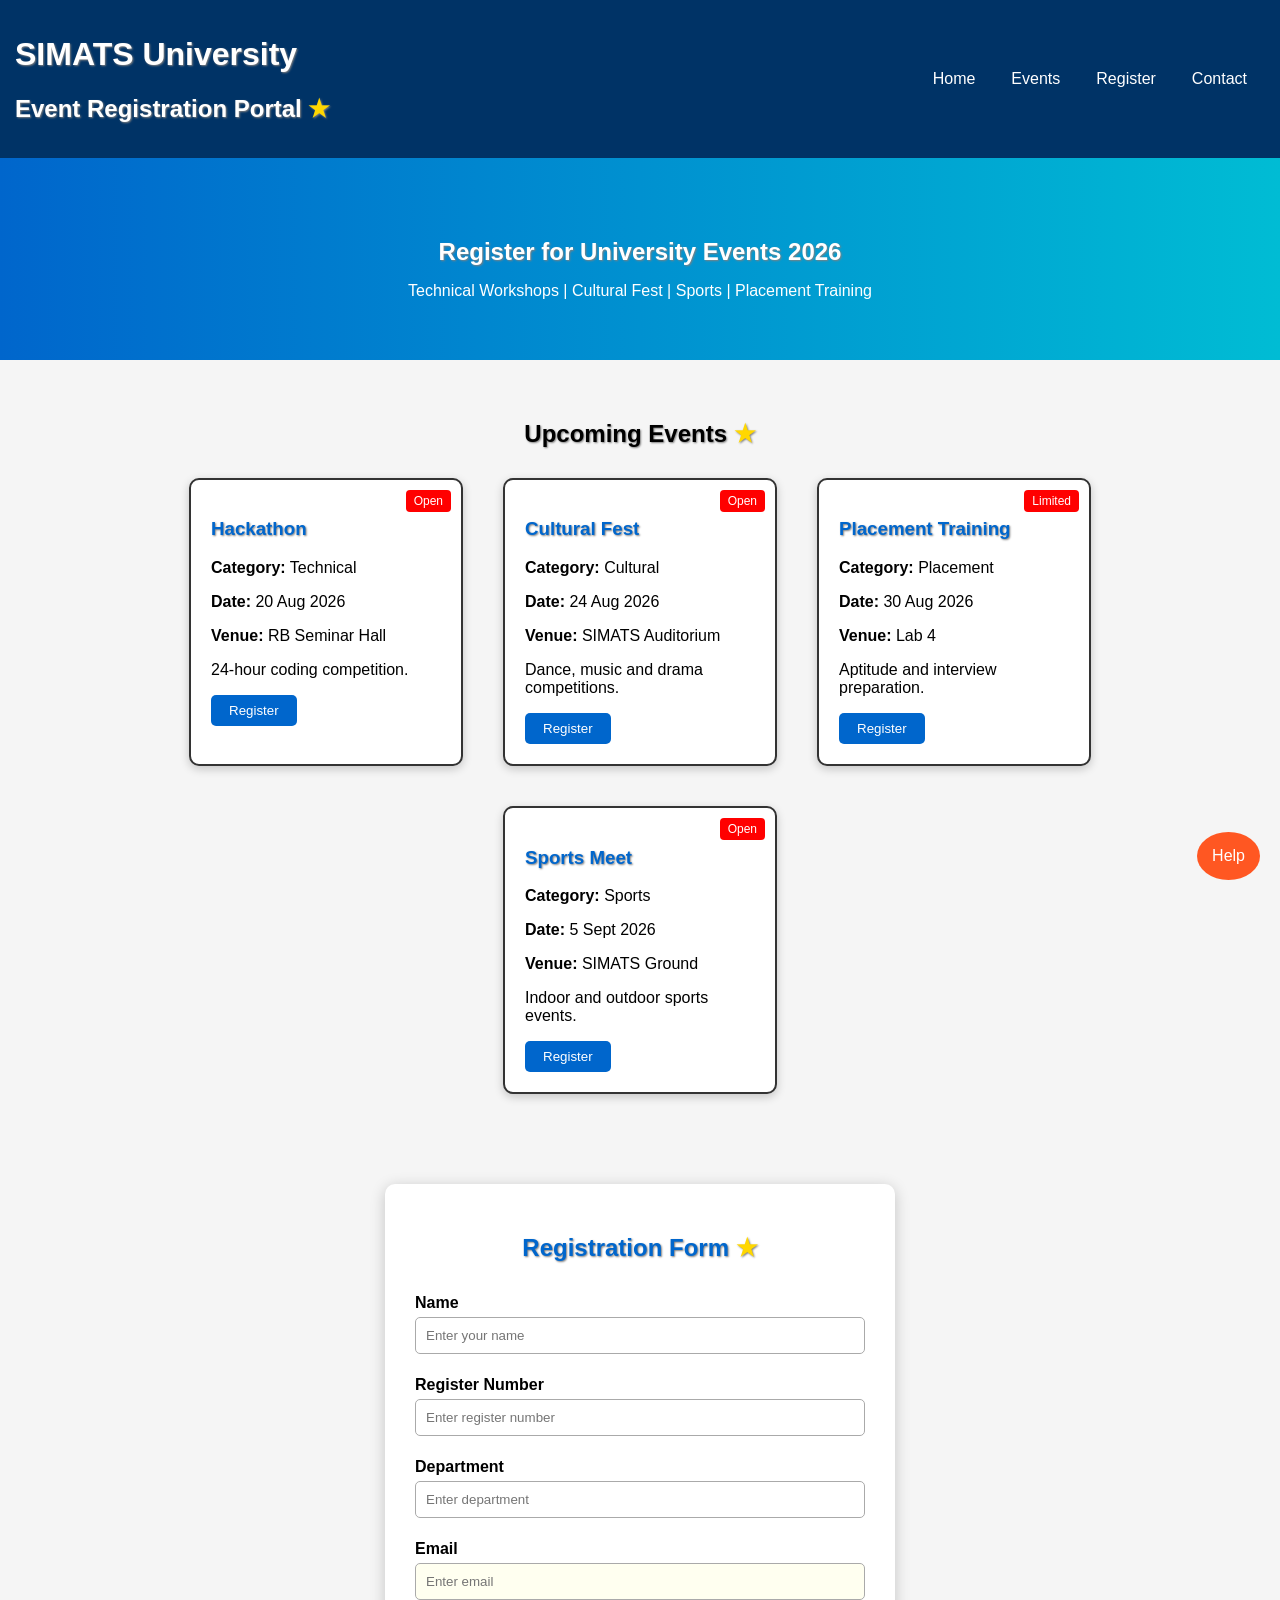
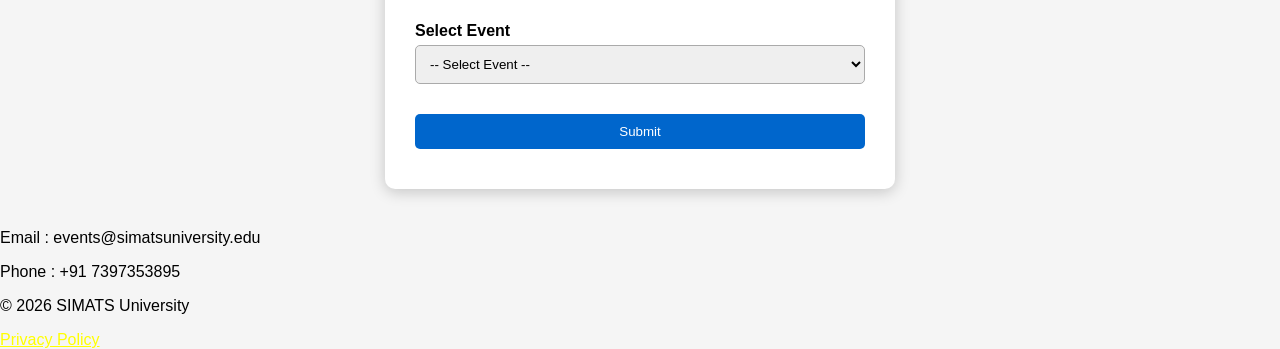
<file: index.html>
<!DOCTYPE html>
<html>
<head>
<meta http-equiv="refresh" content="0; url=University%20Event%20Portal/index.html">
<title>Redirecting...</title>
</head>
<body>
<p>If you are not redirected automatically,
<a href="University%20Event%20Portal/index.html">click here</a>.</p>
</body>
</html><!DOCTYPE html>
<html>
<head>
<meta http-equiv="refresh" content="0; url=University%20Event%20Portal/index.html">
<title>Redirecting...</title>
</head>
<body>
<p>If you are not redirected automatically,
<a href="University%20Event%20Portal/index.html">click here</a>.</p>
</body>
</html>
</file>
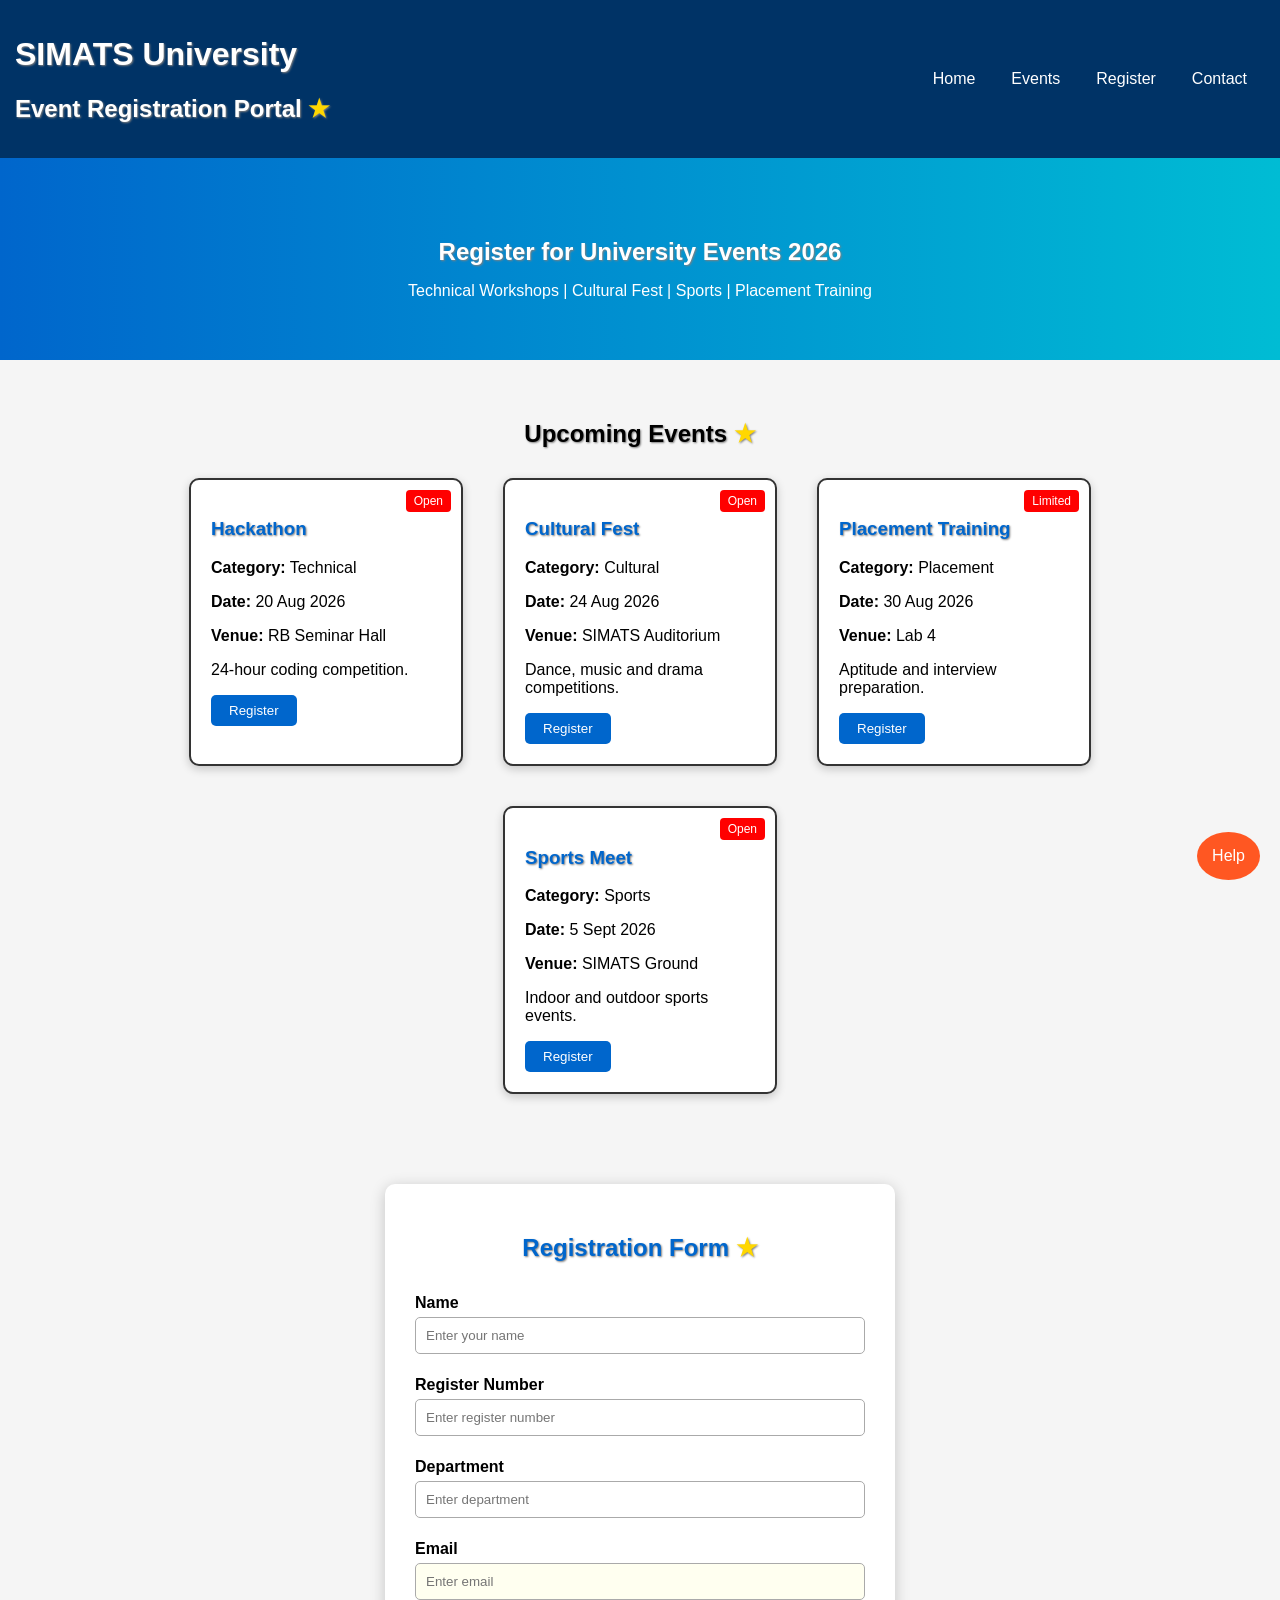
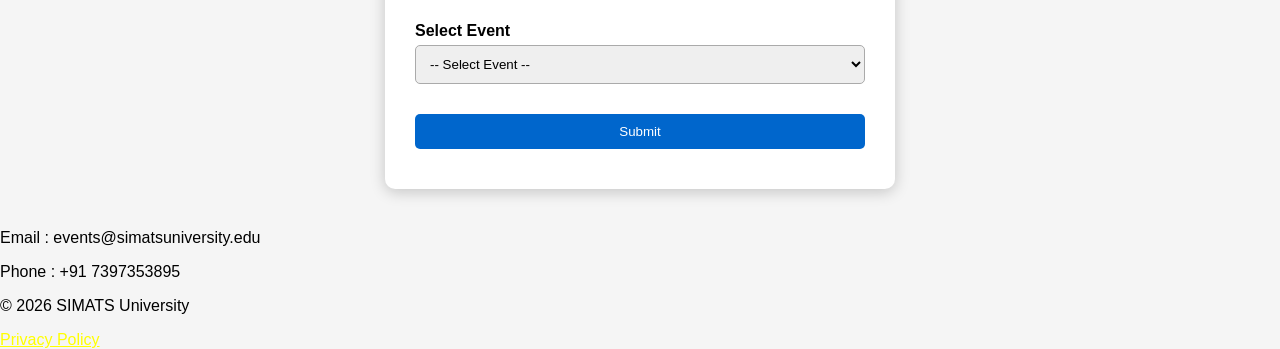
<file: University Event Portal/index.html>
<!DOCTYPE html>
<html lang="en">

<head>

<meta charset="UTF-8">

<meta name="viewport" content="width=device-width, initial-scale=1.0">

<title>University Event Registration Portal</title>

<!-- External CSS -->
<link rel="stylesheet" href="style.css">

<!-- Internal CSS -->
<style>

.hero {
    background: linear-gradient(to right, #0066cc, #00bcd4);
    color: white;
    text-align: center;
    padding: 60px;
}

.hero h1 {
    margin-bottom: 10px;
}

.hero p {
    margin-bottom: 0;
}

.events {
    padding: 40px;
}

.events h2 {
    text-align: center;
}

.event-container {
    display: flex;
    justify-content: center;
    gap: 20px;
    flex-wrap: wrap;
}

.card {
    width: 230px;
    padding: 20px;
    background: white;
    border-radius: 10px;
    box-shadow: 0 3px 10px rgba(0,0,0,0.2);
    position: relative;
}

.card h3 {
    color: #0066cc;
}

.status {
    position: absolute;
    top: 10px;
    right: 10px;
    background: red;
    color: white;
    padding: 4px 8px;
    border-radius: 4px;
    font-size: 12px;
}

.card button {
    background: #0066cc;
    color: white;
    border: none;
    padding: 8px 18px;
    border-radius: 5px;
    cursor: pointer;
}

.card button:hover {
    background: #004c99;
}

.form-section {
    width: 450px;
    max-width: 90%;
    margin: 40px auto;
    padding: 30px;
    background: white;
    border-radius: 10px;
    box-shadow: 0 3px 15px rgba(0,0,0,0.2);
}

.form-section h2 {
    text-align: center;
    color: #0066cc;
}

.form-section form {
    display: flex;
    flex-direction: column;
}

.form-section label {
    margin-top: 12px;
    font-weight: bold;
}

.form-section input,
.form-section select {
    padding: 10px;
    margin-top: 5px;
    border: 1px solid #aaa;
    border-radius: 5px;
}

.form-section input[type="submit"] {
    margin-top: 20px;
    background: #0066cc;
    color: white;
    border: none;
    cursor: pointer;
}

.form-section input[type="submit"]:hover {
    background: #004c99;
}

html {
    scroll-behavior: smooth;
}

</style>

</head>


<body>


<!-- HEADER -->

<header>

<div class="logo">

<h1>SIMATS University</h1>

<h2>Event Registration Portal</h2>

</div>


<nav>

<ul>

<li>
<a href="#home">Home</a>
</li>

<li>
<a href="#events">Events</a>
</li>

<li>
<a href="#register">Register</a>
</li>

<li>
<a href="#contact">Contact</a>
</li>

</ul>

</nav>

</header>


<!-- HERO SECTION -->

<section class="hero" id="home">

<h1>Register for University Events 2026</h1>

<p>
Technical Workshops | Cultural Fest | Sports | Placement Training
</p>

</section>


<!-- EVENTS SECTION -->

<section class="events" id="events">

<h2>Upcoming Events</h2>


<div class="event-container">


<!-- HACKATHON -->

<div class="card">

<span class="status">Open</span>

<h3>Hackathon</h3>

<p>
<b>Category:</b> Technical
</p>

<p>
<b>Date:</b> 20 Aug 2026
</p>

<p>
<b>Venue:</b> RB Seminar Hall
</p>

<p>
24-hour coding competition.
</p>

<a href="#register">
<button type="button">Register</button>
</a>

</div>


<!-- CULTURAL FEST -->

<div class="card">

<span class="status">Open</span>

<h3>Cultural Fest</h3>

<p>
<b>Category:</b> Cultural
</p>

<p>
<b>Date:</b> 24 Aug 2026
</p>

<p>
<b>Venue:</b> SIMATS Auditorium
</p>

<p>
Dance, music and drama competitions.
</p>

<a href="#register">
<button type="button">Register</button>
</a>

</div>


<!-- PLACEMENT TRAINING -->

<div class="card">

<span class="status">Limited</span>

<h3>Placement Training</h3>

<p>
<b>Category:</b> Placement
</p>

<p>
<b>Date:</b> 30 Aug 2026
</p>

<p>
<b>Venue:</b> Lab 4
</p>

<p>
Aptitude and interview preparation.
</p>

<a href="#register">
<button type="button">Register</button>
</a>

</div>


<!-- SPORTS MEET -->

<div class="card">

<span class="status">Open</span>

<h3>Sports Meet</h3>

<p>
<b>Category:</b> Sports
</p>

<p>
<b>Date:</b> 5 Sept 2026
</p>

<p>
<b>Venue:</b> SIMATS Ground
</p>

<p>
Indoor and outdoor sports events.
</p>

<a href="#register">
<button type="button">Register</button>
</a>

</div>


</div>

</section>


<!-- REGISTRATION FORM -->

<section class="form-section" id="register">

<h2>Registration Form</h2>


<form>


<label>Name</label>

<input
type="text"
placeholder="Enter your name"
required
>


<label>Register Number</label>

<input
type="text"
placeholder="Enter register number"
required
>


<label>Department</label>

<input
type="text"
placeholder="Enter department"
required
>


<label>Email</label>

<input
type="email"
placeholder="Enter email"
required
>


<label>Select Event</label>

<select required>

<option value="">-- Select Event --</option>

<option>Hackathon</option>

<option>Cultural Fest</option>

<option>Placement Training</option>

<option>Sports Meet</option>

</select>


<input
type="submit"
value="Submit"
>


</form>

</section>


<!-- FOOTER -->

<footer id="contact">

<p>
Email : events@simatsuniversity.edu
</p>

<p>
Phone : +91 7397353895
</p>

<p>
© 2026 SIMATS University
</p>

<a href="#">
Privacy Policy
</a>

</footer>


<!-- HELP BUTTON -->

<div class="help">
Help
</div>


</body>

</html>
</file>
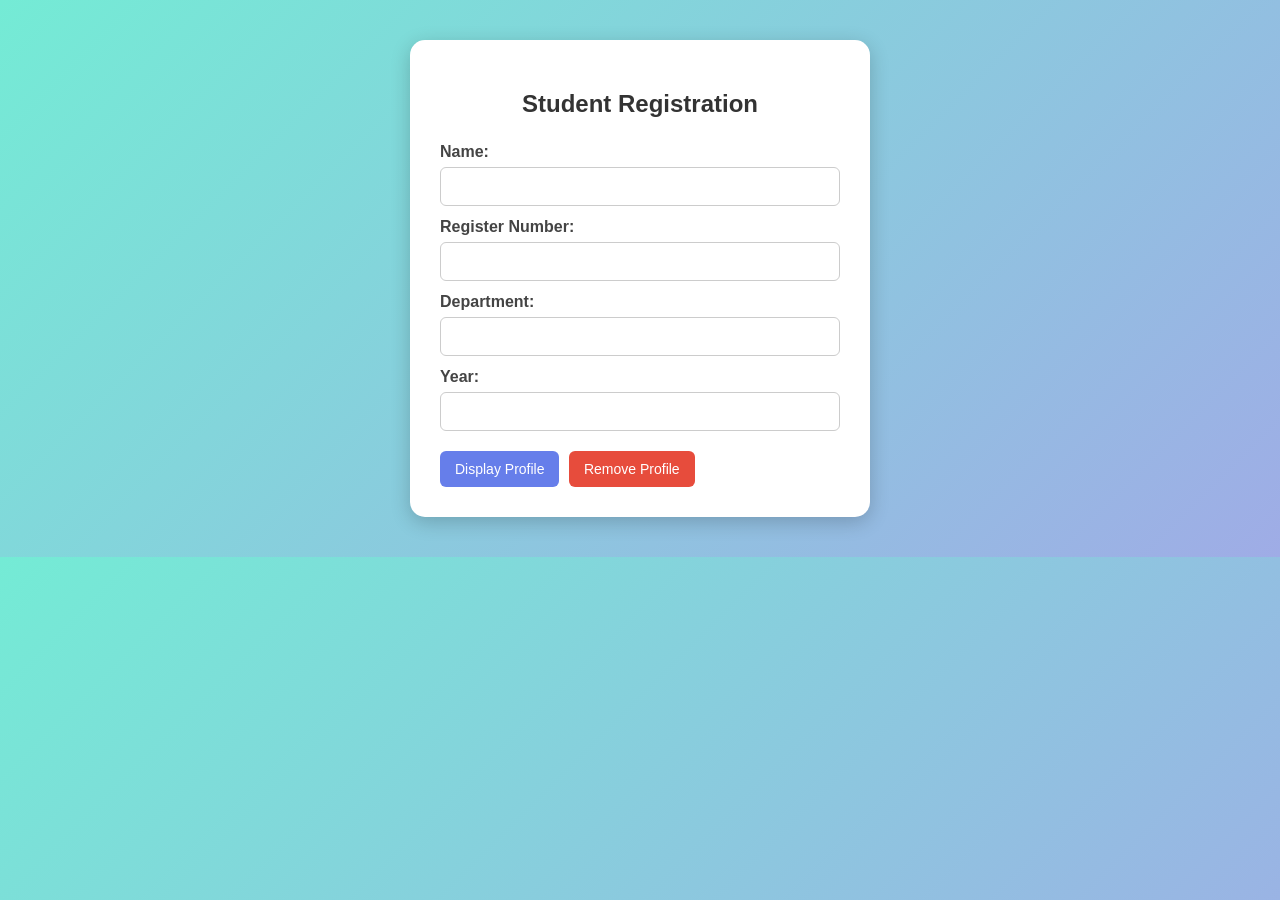
<file: ITA0202- CO3-AT1 Assessment/Student Registration Preview/index.html>
<!DOCTYPE html>
<html>
<head>
    <title>Student Registration</title>

    <style>
        body {
            font-family: Arial, sans-serif;
            background: linear-gradient(135deg, #74ebd5, #9face6);
            margin: 0;
            padding: 40px;
        }

        .container {
            width: 400px;
            margin: auto;
            background: white;
            padding: 30px;
            border-radius: 15px;
            box-shadow: 0 5px 20px rgba(0,0,0,0.2);
        }

        h2 {
            text-align: center;
            color: #333;
            margin-bottom: 25px;
        }

        label {
            display: block;
            margin-top: 12px;
            font-weight: bold;
            color: #444;
        }

        input {
            width: 100%;
            padding: 10px;
            margin-top: 6px;
            border: 1px solid #ccc;
            border-radius: 6px;
            box-sizing: border-box;
            font-size: 15px;
        }

        input:focus {
            border-color: #667eea;
            outline: none;
            box-shadow: 0 0 5px rgba(102,126,234,0.4);
        }

        button {
            padding: 10px 15px;
            margin-top: 20px;
            border: none;
            border-radius: 6px;
            cursor: pointer;
            font-size: 14px;
        }

        #display {
            background-color: #667eea;
            color: white;
        }

        #remove {
            background-color: #e74c3c;
            color: white;
            margin-left: 5px;
        }

        button:hover {
            opacity: 0.85;
        }

        .profile {
            background-color: #e8f4ff;
            padding: 20px;
            margin-top: 25px;
            width: auto;
            border-radius: 10px;
            border-left: 5px solid #667eea;
            box-shadow: 0 3px 10px rgba(0,0,0,0.15);
        }

        .profile h3 {
            color: #667eea;
            margin-top: 0;
        }

        .profile p {
            color: #333;
            padding: 5px;
            border-bottom: 1px solid #ddd;
        }
    </style>
</head>

<body>

<div class="container">

    <h2>Student Registration</h2>

    <label>Name:</label>
    <input type="text" id="name">

    <label>Register Number:</label>
    <input type="text" id="regno">

    <label>Department:</label>
    <input type="text" id="dept">

    <label>Year:</label>
    <input type="text" id="year">

    <button id="display">Display Profile</button>
    <button id="remove">Remove Profile</button>

    <div id="profile"></div>

</div>

<script>
    document.getElementById("display").addEventListener("click", function() {

        let name = document.getElementById("name").value;
        let regno = document.getElementById("regno").value;
        let dept = document.getElementById("dept").value;
        let year = document.getElementById("year").value;

        let profile = document.getElementById("profile");

        profile.textContent = "";

        let heading = document.createElement("h3");
        heading.textContent = "Student Profile";

        let p1 = document.createElement("p");
        p1.textContent = "Name: " + name;

        let p2 = document.createElement("p");
        p2.textContent = "Register Number: " + regno;

        let p3 = document.createElement("p");
        p3.textContent = "Department: " + dept;

        let p4 = document.createElement("p");
        p4.textContent = "Year: " + year;

        profile.appendChild(heading);
        profile.appendChild(p1);
        profile.appendChild(p2);
        profile.appendChild(p3);
        profile.appendChild(p4);

        profile.classList.add("profile");
    });

    document.getElementById("remove").addEventListener("click", function() {
        document.getElementById("profile").textContent = "";
        document.getElementById("profile").classList.remove("profile");
    });
</script>

</body>
</html>
</file>
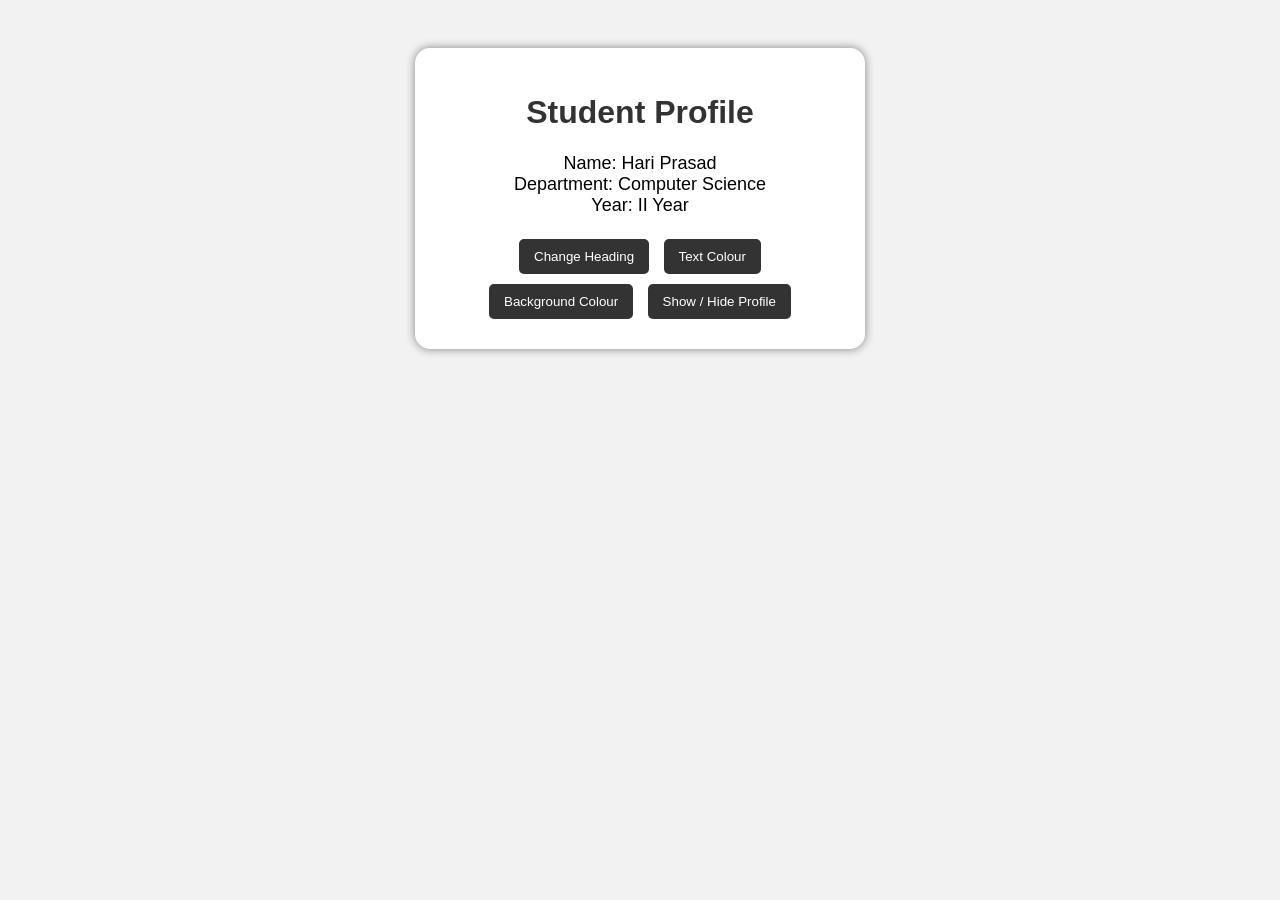
<file: ITA0202-CO3 Exp/Exp21/index.html>
<!DOCTYPE html>
<html>
<head>
    <title>DOM-Based Student Profile</title>

    <style>
        body {
            font-family: Arial, sans-serif;
            background-color: #f2f2f2;
            text-align: center;
            padding: 40px;
        }

        .profile {
            width: 400px;
            margin: auto;
            padding: 25px;
            background-color: white;
            border-radius: 15px;
            box-shadow: 0 0 10px gray;
        }

        #profileHeading {
            color: #333;
        }

        #profileText {
            font-size: 18px;
        }

        button {
            padding: 10px 15px;
            margin: 5px;
            border: none;
            border-radius: 5px;
            cursor: pointer;
            background-color: #333;
            color: white;
        }

        button:hover {
            background-color: #555;
        }

        .hidden {
            display: none;
        }
    </style>
</head>

<body>

    <div class="profile" id="studentProfile">

        <h1 id="profileHeading">Student Profile</h1>

        <p id="profileText">
            Name: Hari Prasad<br>
            Department: Computer Science<br>
            Year: II Year
        </p>

        <button onclick="changeHeading()">Change Heading</button>
        <button onclick="changeTextColor()">Text Colour</button>
        <button onclick="changeBackground()">Background Colour</button>
        <button onclick="toggleProfile()">Show / Hide Profile</button>

    </div>

    <script>

        function changeHeading() {
            let heading = document.getElementById("profileHeading");
            heading.textContent = "My Student Profile";
        }

        function changeTextColor() {
            let text = document.querySelector("#profileText");
            text.style.color = "blue";
        }

        function changeBackground() {
            let profile = document.getElementById("studentProfile");
            profile.style.backgroundColor = "lightyellow";
        }

        function toggleProfile() {
            let profile = document.querySelector("#studentProfile");
            profile.classList.toggle("hidden");
        }

        let heading = document.getElementById("profileHeading");
        heading.setAttribute("title", "Student Profile Heading");

    </script>

</body>
</html>
</file>
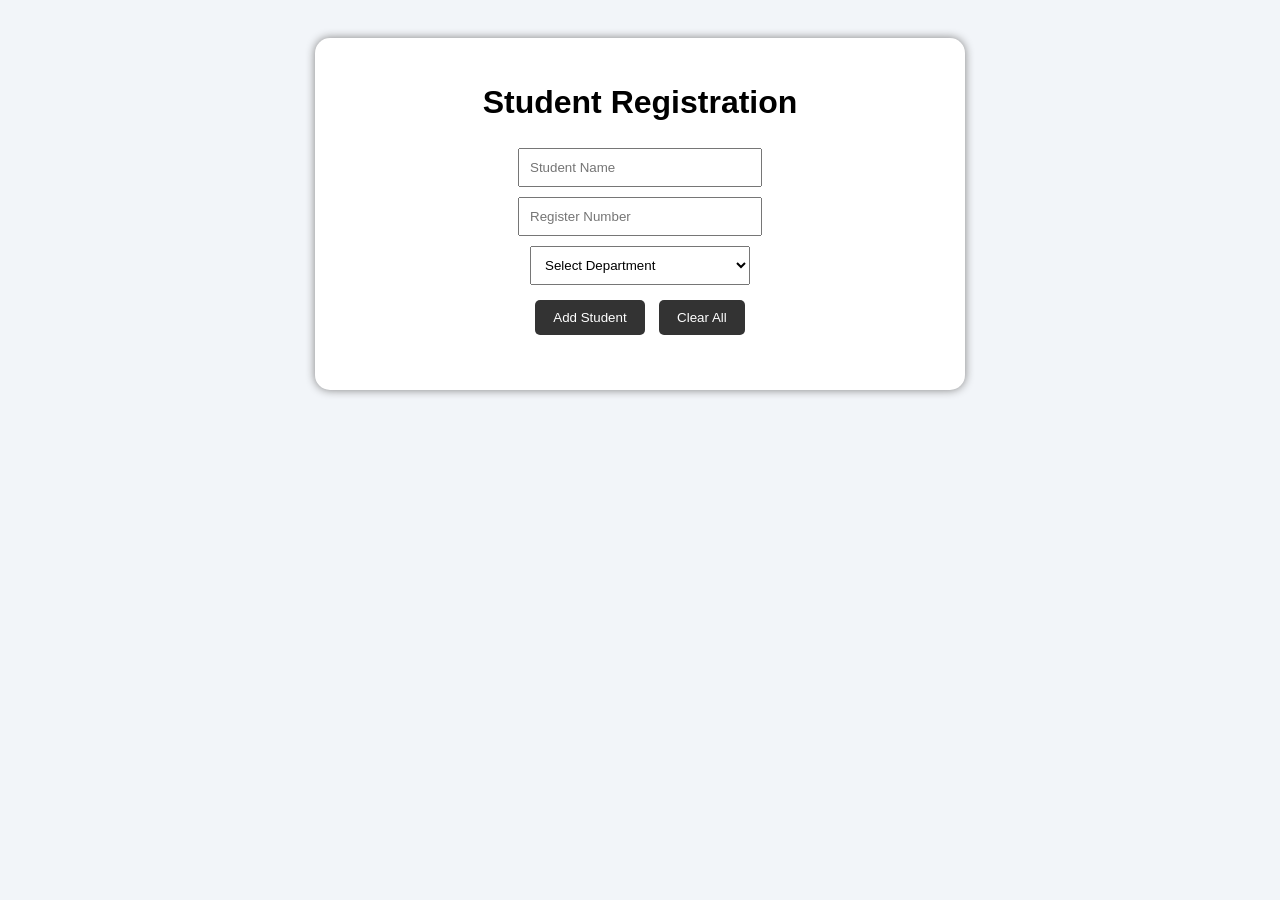
<file: ITA0202-CO3 Exp/Exp22/index.html>
<!DOCTYPE html>
<html>
<head>
    <title>Dynamic Student Registration</title>

    <style>
        body {
            font-family: Arial, sans-serif;
            background-color: #f2f5f9;
            text-align: center;
            padding: 30px;
        }

        .container {
            width: 600px;
            margin: auto;
            background: white;
            padding: 25px;
            border-radius: 15px;
            box-shadow: 0 0 10px gray;
        }

        input, select {
            padding: 10px;
            margin: 5px;
            width: 220px;
        }

        button {
            padding: 10px 18px;
            margin: 10px 5px;
            border: none;
            border-radius: 5px;
            background-color: #333;
            color: white;
            cursor: pointer;
        }

        button:hover {
            background-color: #555;
        }

        .student {
            margin-top: 15px;
            padding: 15px;
            background-color: #e8f0fe;
            border-radius: 8px;
            text-align: left;
        }

        .removeBtn {
            float: right;
            background-color: #d9534f;
            padding: 7px 12px;
        }

        #studentList {
            margin-top: 20px;
        }
    </style>
</head>

<body>

<div class="container">

    <h1>Student Registration</h1>

    <input type="text" id="studentName" placeholder="Student Name">
    <br>

    <input type="text" id="registerNumber" placeholder="Register Number">
    <br>

    <select id="department">
        <option value="">Select Department</option>
        <option value="Computer Science">Computer Science</option>
        <option value="Information Technology">Information Technology</option>
        <option value="Electronics">Electronics</option>
        <option value="Mechanical">Mechanical</option>
    </select>
    <br>

    <button onclick="addStudent()">Add Student</button>
    <button onclick="clearAll()">Clear All</button>

    <div id="studentList"></div>

</div>

<script>

function addStudent() {

    let name = document.getElementById("studentName").value;
    let regno = document.getElementById("registerNumber").value;
    let dept = document.getElementById("department").value;

    if (name == "" || regno == "" || dept == "") {
        alert("Please enter all details");
        return;
    }

    // Create student container
    let student = document.createElement("div");
    student.classList.add("student");

    // Create student details
    let details = document.createElement("span");

    details.textContent =
        "Name: " + name +
        " | Register Number: " + regno +
        " | Department: " + dept;

    // Create remove button
    let removeButton = document.createElement("button");

    removeButton.textContent = "Remove";
    removeButton.classList.add("removeBtn");

    removeButton.onclick = function() {
        student.remove();
    };

    // Add details and button to student
    student.appendChild(details);
    student.appendChild(removeButton);

    // Add student to list
    document.getElementById("studentList").appendChild(student);

    // Clear input fields
    document.getElementById("studentName").value = "";
    document.getElementById("registerNumber").value = "";
    document.getElementById("department").value = "";
}

function clearAll() {

    let list = document.getElementById("studentList");

    while (list.children.length > 0) {
        list.children[0].remove();
    }
}

</script>

</body>
</html>
</file>
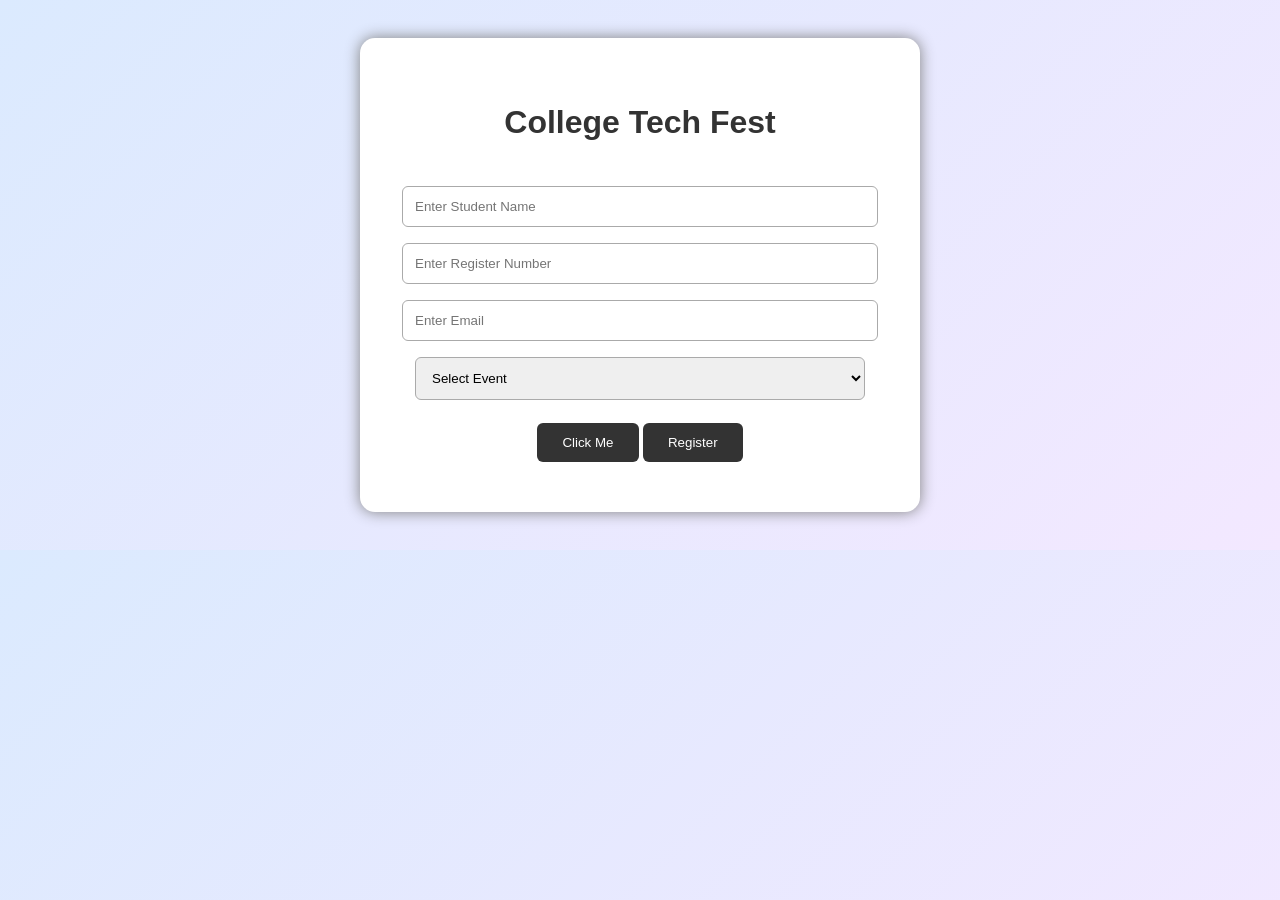
<file: ITA0202-CO3 Exp/Exp23/index.html>
<!DOCTYPE html>
<html>
<head>
    <title>Interactive Event Registration</title>

    <style>
        body {
            font-family: Arial, sans-serif;
            background: linear-gradient(135deg, #dbeafe, #f3e8ff);
            text-align: center;
            padding: 30px;
        }

        .container {
            width: 500px;
            margin: auto;
            background: white;
            padding: 30px;
            border-radius: 15px;
            box-shadow: 0 0 15px gray;
        }

        h1 {
            color: #333;
        }

        input, select {
            width: 90%;
            padding: 12px;
            margin: 8px;
            border: 1px solid #aaa;
            border-radius: 6px;
        }

        button {
            padding: 12px 25px;
            margin-top: 15px;
            border: none;
            border-radius: 6px;
            background-color: #333;
            color: white;
            cursor: pointer;
        }

        button:hover {
            background-color: #555;
        }

        #message {
            margin-top: 20px;
            font-weight: bold;
        }

        #eventTitle {
            padding: 15px;
            border-radius: 8px;
        }
    </style>
</head>

<body>

<div class="container">

    <h1 id="eventTitle"
        onmouseover="mouseOverEvent()"
        onmouseout="mouseOutEvent()">
        College Tech Fest
    </h1>

    <form id="registrationForm">

        <input type="text"
               id="name"
               placeholder="Enter Student Name"
               onfocus="focusEvent(this)"
               onblur="blurEvent(this)"
               oninput="inputEvent(this)">

        <input type="text"
               id="registerNo"
               placeholder="Enter Register Number">

        <input type="email"
               id="email"
               placeholder="Enter Email">

        <select id="event">
            <option value="">Select Event</option>
            <option value="Coding Contest">Coding Contest</option>
            <option value="Web Design">Web Design</option>
            <option value="Quiz">Technical Quiz</option>
            <option value="Paper Presentation">Paper Presentation</option>
        </select>

        <br>

        <button type="button" onclick="buttonClick()">
            Click Me
        </button>

        <button type="submit">
            Register
        </button>

    </form>

    <p id="message"></p>

</div>

<script>

    // onclick - Intrinsic event handling
    function buttonClick() {
        document.getElementById("message").textContent =
            "Button clicked!";
    }

    // focus event
    function focusEvent(element) {
        element.style.backgroundColor = "lightyellow";
    }

    // blur event
    function blurEvent(element) {
        element.style.backgroundColor = "white";
    }

    // input event
    function inputEvent(element) {
        document.getElementById("message").textContent =
            "Typing: " + element.value;
    }

    // mouseover event
    function mouseOverEvent() {
        document.getElementById("eventTitle").style.color = "blue";
    }

    // mouseout event
    function mouseOutEvent() {
        document.getElementById("eventTitle").style.color = "black";
    }


    // change event using addEventListener()
    document.getElementById("event").addEventListener("change", function() {

        document.getElementById("message").textContent =
            "Selected Event: " + this.value;

    });


    // submit event using addEventListener()
    document.getElementById("registrationForm")
        .addEventListener("submit", function(event) {

            event.preventDefault();

            let name = document.getElementById("name").value;
            let regno = document.getElementById("registerNo").value;
            let email = document.getElementById("email").value;
            let selectedEvent = document.getElementById("event").value;

            if (name == "" || regno == "" ||
                email == "" || selectedEvent == "") {

                document.getElementById("message").textContent =
                    "Please fill all the details.";

            } else {

                document.getElementById("message").textContent =
                    "Registration Successful for " + name +
                    " - " + selectedEvent;
            }

        });

</script>

</body>
</html>
</file>
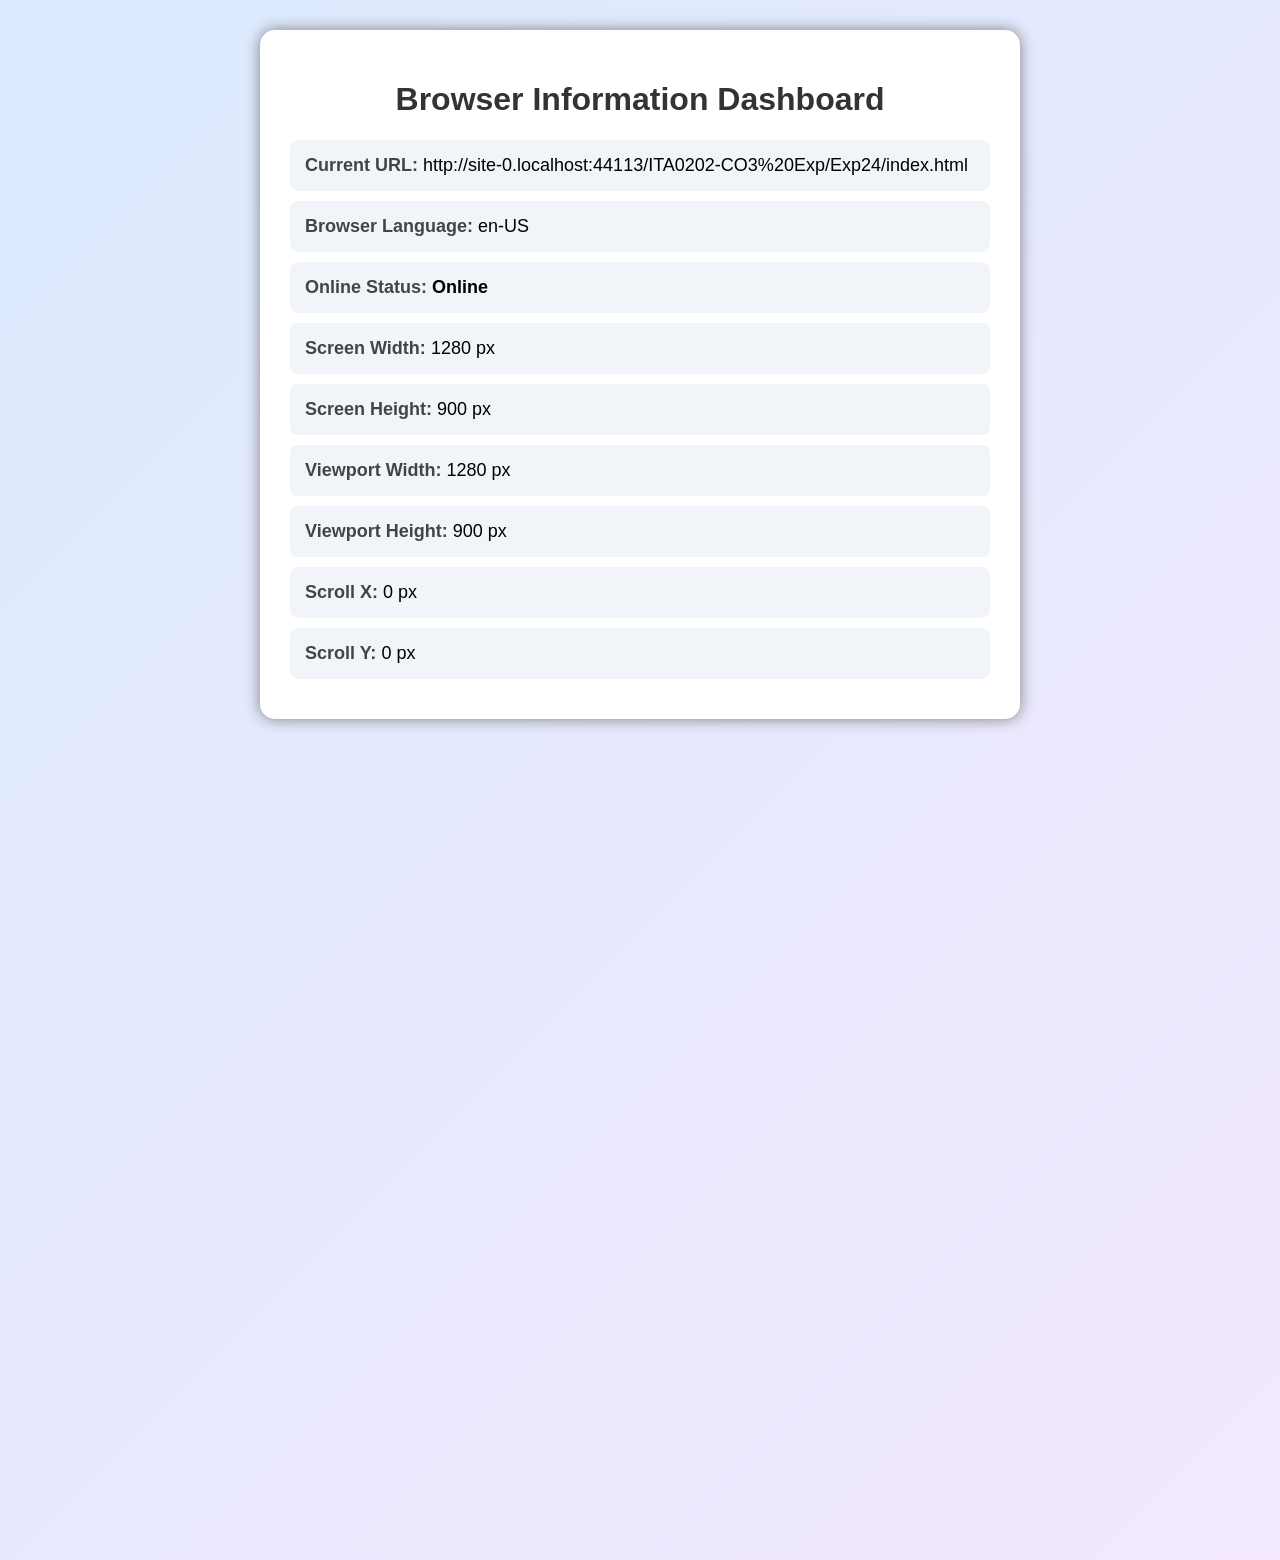
<file: ITA0202-CO3 Exp/Exp24/index.html>
<!DOCTYPE html>
<html>
<head>
    <title>Browser Information Dashboard</title>

    <style>
        body {
            font-family: Arial, sans-serif;
            background: linear-gradient(135deg, #dbeafe, #f3e8ff);
            margin: 0;
            padding: 30px;
            min-height: 1500px;
        }

        .container {
            max-width: 700px;
            margin: auto;
            background: white;
            padding: 30px;
            border-radius: 15px;
            box-shadow: 0 0 15px gray;
        }

        h1 {
            text-align: center;
            color: #333;
        }

        .info {
            background-color: #f1f5f9;
            padding: 15px;
            margin: 10px 0;
            border-radius: 8px;
            font-size: 18px;
        }

        .label {
            font-weight: bold;
            color: #444;
        }

        #status {
            font-weight: bold;
        }
    </style>
</head>

<body>

<div class="container">

    <h1>Browser Information Dashboard</h1>

    <div class="info">
        <span class="label">Current URL:</span>
        <span id="url"></span>
    </div>

    <div class="info">
        <span class="label">Browser Language:</span>
        <span id="language"></span>
    </div>

    <div class="info">
        <span class="label">Online Status:</span>
        <span id="status"></span>
    </div>

    <div class="info">
        <span class="label">Screen Width:</span>
        <span id="screenWidth"></span> px
    </div>

    <div class="info">
        <span class="label">Screen Height:</span>
        <span id="screenHeight"></span> px
    </div>

    <div class="info">
        <span class="label">Viewport Width:</span>
        <span id="viewportWidth"></span> px
    </div>

    <div class="info">
        <span class="label">Viewport Height:</span>
        <span id="viewportHeight"></span> px
    </div>

    <div class="info">
        <span class="label">Scroll X:</span>
        <span id="scrollX"></span> px
    </div>

    <div class="info">
        <span class="label">Scroll Y:</span>
        <span id="scrollY"></span> px
    </div>

</div>

<script>

function displayInformation() {

    // window.location
    document.getElementById("url").textContent =
        window.location.href;

    // navigator
    document.getElementById("language").textContent =
        navigator.language;

    document.getElementById("status").textContent =
        navigator.onLine ? "Online" : "Offline";

    // screen object
    document.getElementById("screenWidth").textContent =
        screen.width;

    document.getElementById("screenHeight").textContent =
        screen.height;

    // window object
    document.getElementById("viewportWidth").textContent =
        window.innerWidth;

    document.getElementById("viewportHeight").textContent =
        window.innerHeight;

    // Scroll position
    document.getElementById("scrollX").textContent =
        window.scrollX;

    document.getElementById("scrollY").textContent =
        window.scrollY;
}


// Display information when page loads
displayInformation();


// Resize event
window.addEventListener("resize", function() {
    displayInformation();
});


// Scroll event
window.addEventListener("scroll", function() {
    displayInformation();
});

</script>

</body>
</html>
</file>
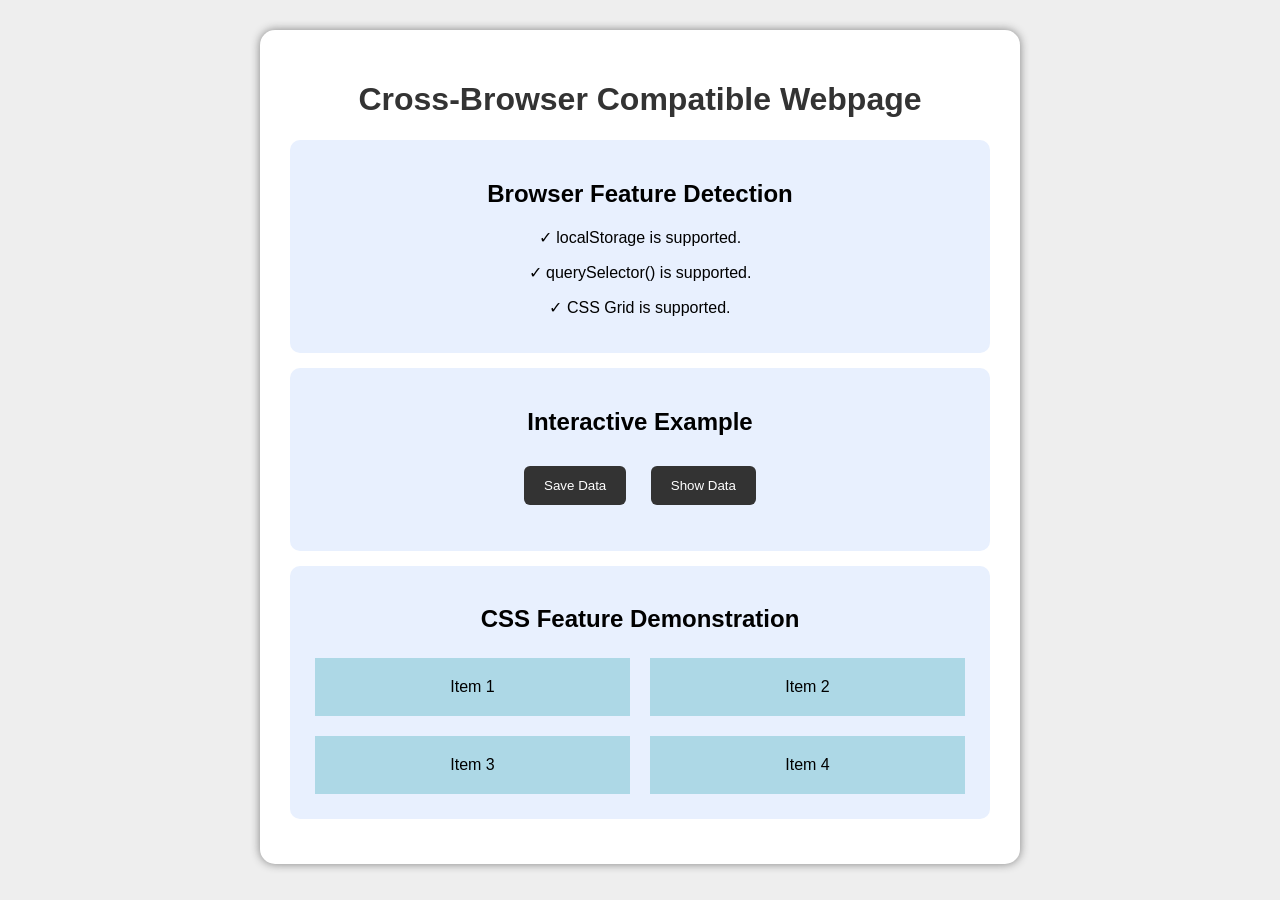
<file: ITA0202-CO3 Exp/Exp25/index.html>
<!DOCTYPE html>
<html>
<head>
    <title>Cross-Browser Compatible Webpage</title>

    <style>

        body {
            font-family: Arial, sans-serif;
            margin: 0;
            padding: 30px;
            background-color: #eeeeee;
            text-align: center;
        }

        .container {
            max-width: 700px;
            margin: auto;
            background: white;
            padding: 30px;
            border-radius: 15px;
            box-shadow: 0 0 10px gray;
        }

        h1 {
            color: #333;
        }

        .box {
            padding: 20px;
            margin: 15px 0;
            background-color: #e8f0fe;
            border-radius: 10px;
        }

        button {
            padding: 12px 20px;
            margin: 10px;
            border: none;
            border-radius: 6px;
            background-color: #333;
            color: white;
            cursor: pointer;
        }

        button:hover {
            background-color: #555;
        }

        /* CSS Feature Detection */

        @supports (display: grid) {

            .feature-box {
                display: grid;
                grid-template-columns: 1fr 1fr;
                gap: 10px;
            }

        }

        /* Fallback for browsers without CSS Grid */

        @supports not (display: grid) {

            .feature-box {
                display: block;
            }

        }

        .item {
            padding: 20px;
            background-color: lightblue;
            margin: 5px;
        }

        #status {
            font-weight: bold;
        }

    </style>
</head>

<body>

<div class="container">

    <h1>Cross-Browser Compatible Webpage</h1>

    <div class="box">
        <h2>Browser Feature Detection</h2>

        <p id="storageStatus">
            Checking localStorage...
        </p>

        <p id="queryStatus">
            Checking querySelector()...
        </p>

        <p id="cssStatus">
            Checking CSS Grid...
        </p>
    </div>


    <div class="box">

        <h2>Interactive Example</h2>

        <button id="saveButton">
            Save Data
        </button>

        <button id="showButton">
            Show Data
        </button>

        <p id="status"></p>

    </div>


    <div class="box">

        <h2>CSS Feature Demonstration</h2>

        <div class="feature-box">

            <div class="item">
                Item 1
            </div>

            <div class="item">
                Item 2
            </div>

            <div class="item">
                Item 3
            </div>

            <div class="item">
                Item 4
            </div>

        </div>

    </div>

</div>


<script>

    // Check localStorage support

    function checkLocalStorage() {

        try {

            if (typeof Storage !== "undefined") {

                localStorage.setItem("test", "Hello");
                localStorage.removeItem("test");

                document.getElementById("storageStatus").textContent =
                    "✓ localStorage is supported.";

                return true;

            }

        } catch (error) {

            // Fallback

        }

        document.getElementById("storageStatus").textContent =
            "✗ localStorage is not supported. Using temporary memory.";

        return false;
    }


    // Check querySelector support

    function checkQuerySelector() {

        if (document.querySelector) {

            document.getElementById("queryStatus").textContent =
                "✓ querySelector() is supported.";

            return true;

        } else {

            document.getElementById("queryStatus").textContent =
                "✗ querySelector() is not supported. Using getElementById().";

            return false;
        }
    }


    // Check CSS Grid support

    function checkCSSSupport() {

        if (CSS && CSS.supports &&
            CSS.supports("display", "grid")) {

            document.getElementById("cssStatus").textContent =
                "✓ CSS Grid is supported.";

        } else {

            document.getElementById("cssStatus").textContent =
                "✗ CSS Grid is not supported. Fallback layout is used.";

        }
    }


    // Save data

    document.getElementById("saveButton")
        .addEventListener("click", function() {

            if (checkLocalStorage()) {

                localStorage.setItem(
                    "studentName",
                    "Hari Prasad"
                );

                document.getElementById("status").textContent =
                    "Student data saved using localStorage.";

            } else {

                document.getElementById("status").textContent =
                    "localStorage unavailable. Data cannot be permanently saved.";

            }

        });


    // Show data

    document.getElementById("showButton")
        .addEventListener("click", function() {

            if (checkLocalStorage()) {

                let name = localStorage.getItem("studentName");

                if (name) {

                    document.getElementById("status").textContent =
                        "Stored Student: " + name;

                } else {

                    document.getElementById("status").textContent =
                        "No student data found.";

                }

            } else {

                document.getElementById("status").textContent =
                    "Fallback mode: localStorage is unavailable.";

            }

        });


    // Run feature detection

    checkLocalStorage();
    checkQuerySelector();
    checkCSSSupport();

</script>

</body>
</html>
</file>
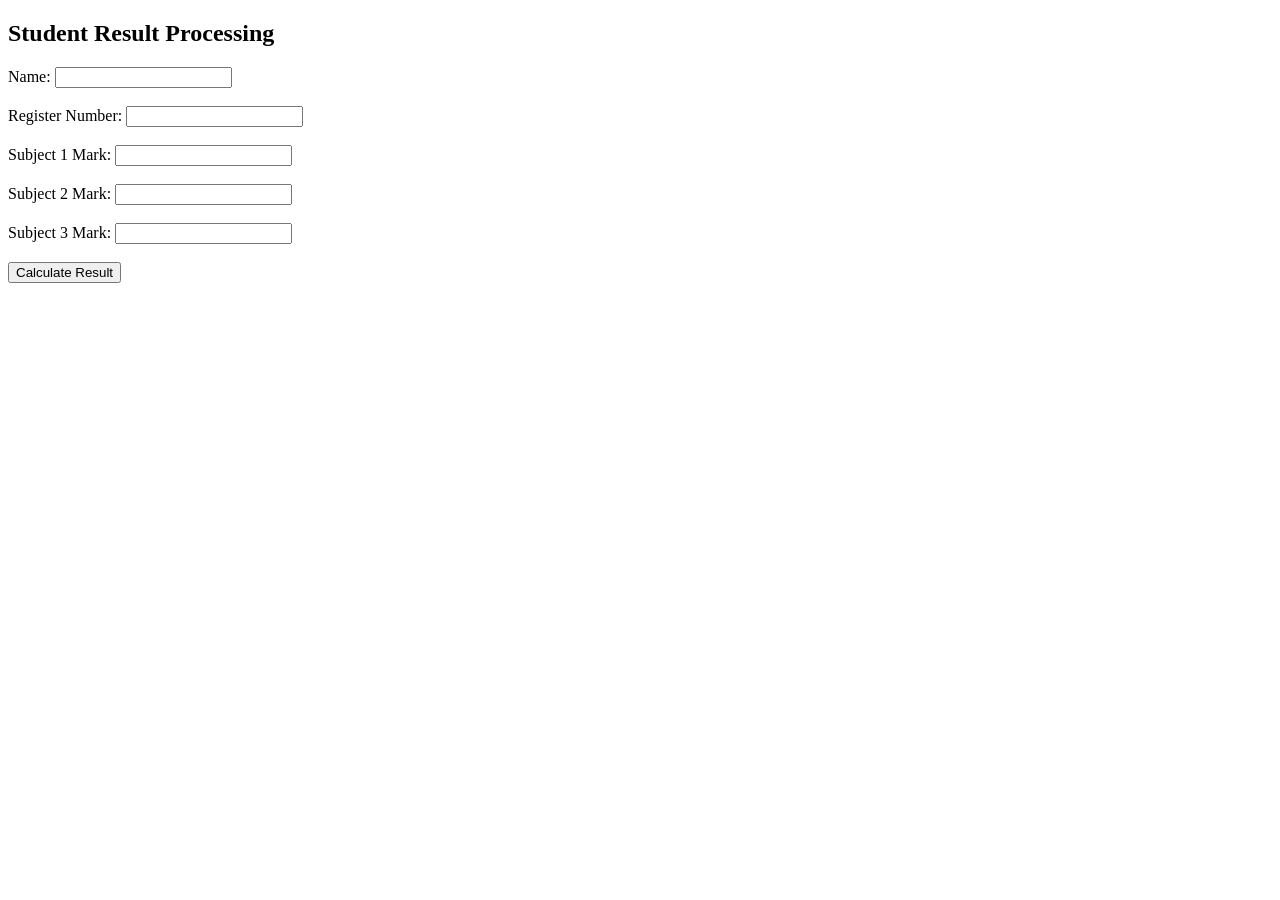
<file: ITA0202- CO3-AT1 Assessment/StudentResultWeb/src/main/webapp/index.html>
<!DOCTYPE html>
<html>
<head>
    <title>Student Result</title>
</head>
<body>

<h2>Student Result Processing</h2>

<form action="StudentResultServlet" method="post">

    Name:
    <input type="text" name="name"><br><br>

    Register Number:
    <input type="text" name="regno"><br><br>

    Subject 1 Mark:
    <input type="number" name="mark1"><br><br>

    Subject 2 Mark:
    <input type="number" name="mark2"><br><br>

    Subject 3 Mark:
    <input type="number" name="mark3"><br><br>

    <input type="submit" value="Calculate Result">

</form>

</body>
</html>
</file>
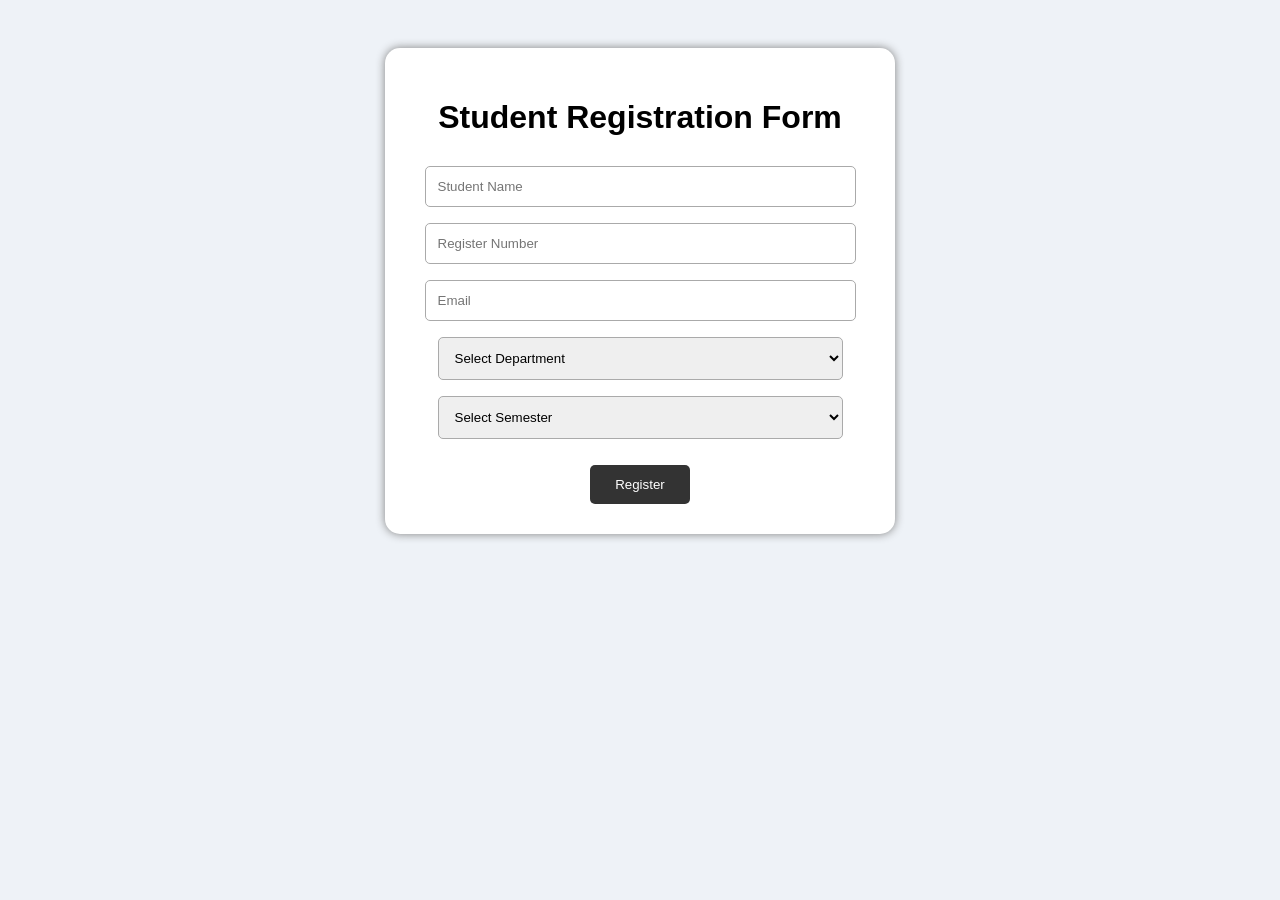
<file: ITA0202-CO3 Exp/Exp27/StudentRegistration/src/main/webapp/index.html>
<!DOCTYPE html>
<html>
<head>
    <title>Student Registration</title>

    <style>
        body {
            font-family: Arial, sans-serif;
            background: #eef2f7;
            text-align: center;
            padding: 40px;
        }

        .container {
            width: 450px;
            margin: auto;
            background: white;
            padding: 30px;
            border-radius: 15px;
            box-shadow: 0 0 10px gray;
        }

        input, select {
            width: 90%;
            padding: 12px;
            margin: 8px;
            border: 1px solid #aaa;
            border-radius: 5px;
        }

        button {
            padding: 12px 25px;
            background: #333;
            color: white;
            border: none;
            border-radius: 5px;
            cursor: pointer;
        }

        button:hover {
            background: #555;
        }
    </style>
</head>

<body>

<div class="container">

    <h1>Student Registration Form</h1>

    <form action="register" method="post">

        <input type="text"
               name="studentName"
               placeholder="Student Name">

        <input type="text"
               name="registerNumber"
               placeholder="Register Number">

        <input type="email"
               name="email"
               placeholder="Email">

        <select name="department">
            <option value="">Select Department</option>
            <option value="Information Technology">
                Information Technology
            </option>
            <option value="Computer Science">
                Computer Science
            </option>
            <option value="Electronics">
                Electronics
            </option>
            <option value="Mechanical">
                Mechanical
            </option>
        </select>

        <select name="semester">
            <option value="">Select Semester</option>
            <option value="1">Semester 1</option>
            <option value="2">Semester 2</option>
            <option value="3">Semester 3</option>
            <option value="4">Semester 4</option>
            <option value="5">Semester 5</option>
            <option value="6">Semester 6</option>
            <option value="7">Semester 7</option>
            <option value="8">Semester 8</option>
        </select>

        <br><br>

        <button type="submit">Register</button>

    </form>

</div>

</body>
</html>
</file>
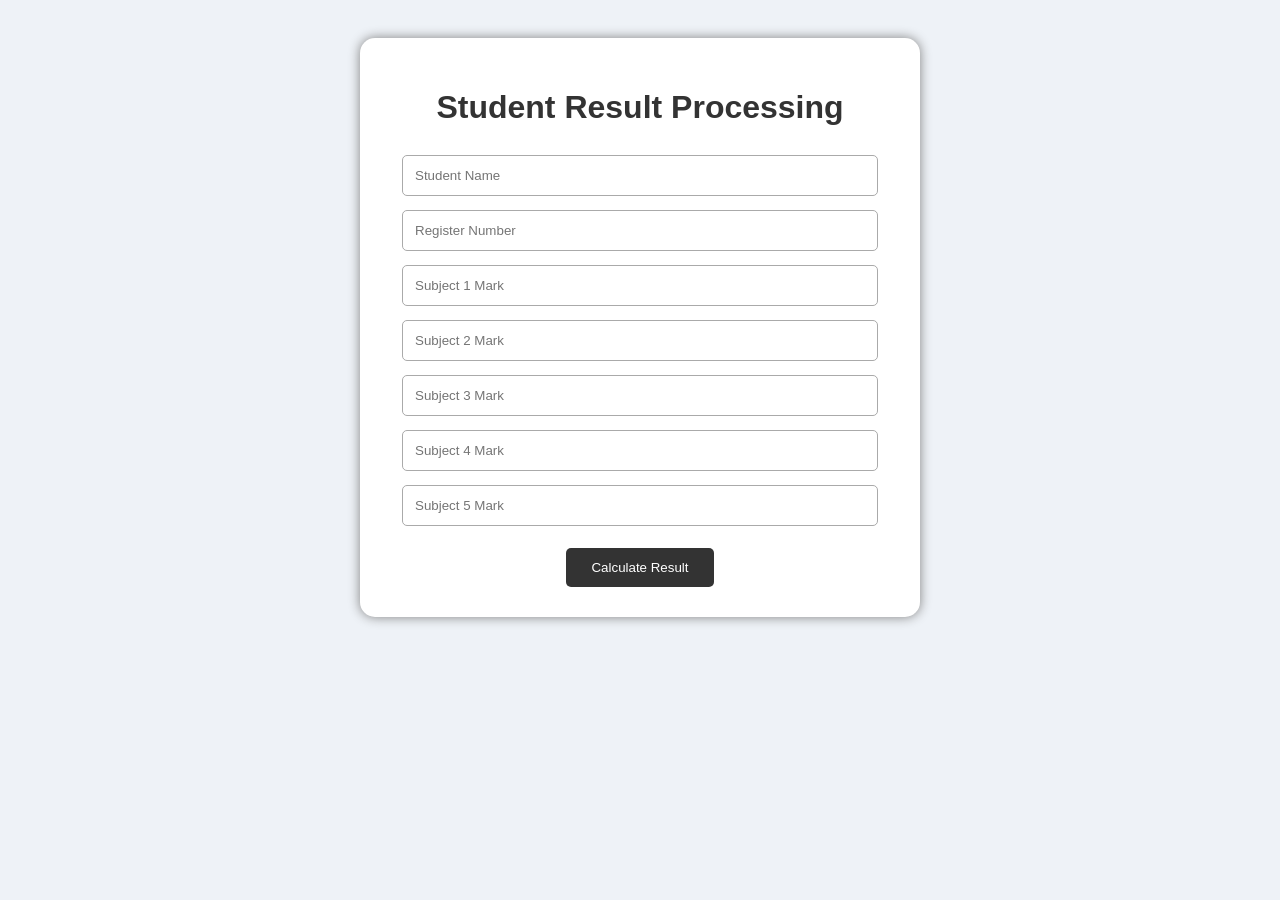
<file: ITA0202-CO3 Exp/Exp28/StudentResult/src/main/webapp/index.html>
<!DOCTYPE html>
<html>
<head>
    <title>Student Result Processing</title>

    <style>
        body {
            font-family: Arial, sans-serif;
            background: #eef2f7;
            text-align: center;
            padding: 30px;
        }

        .container {
            width: 500px;
            margin: auto;
            background: white;
            padding: 30px;
            border-radius: 15px;
            box-shadow: 0 0 12px gray;
        }

        h1 {
            color: #333;
        }

        input {
            width: 90%;
            padding: 12px;
            margin: 7px;
            border: 1px solid #aaa;
            border-radius: 5px;
        }

        button {
            padding: 12px 25px;
            margin-top: 15px;
            background: #333;
            color: white;
            border: none;
            border-radius: 5px;
            cursor: pointer;
        }

        button:hover {
            background: #555;
        }
    </style>
</head>

<body>

<div class="container">

    <h1>Student Result Processing</h1>

    <form action="result" method="post">

        <input type="text"
               name="studentName"
               placeholder="Student Name">

        <input type="text"
               name="registerNumber"
               placeholder="Register Number">

        <input type="text"
               name="mark1"
               placeholder="Subject 1 Mark">

        <input type="text"
               name="mark2"
               placeholder="Subject 2 Mark">

        <input type="text"
               name="mark3"
               placeholder="Subject 3 Mark">

        <input type="text"
               name="mark4"
               placeholder="Subject 4 Mark">

        <input type="text"
               name="mark5"
               placeholder="Subject 5 Mark">

        <br>

        <button type="submit">Calculate Result</button>

    </form>

</div>

</body>
</html>
</file>
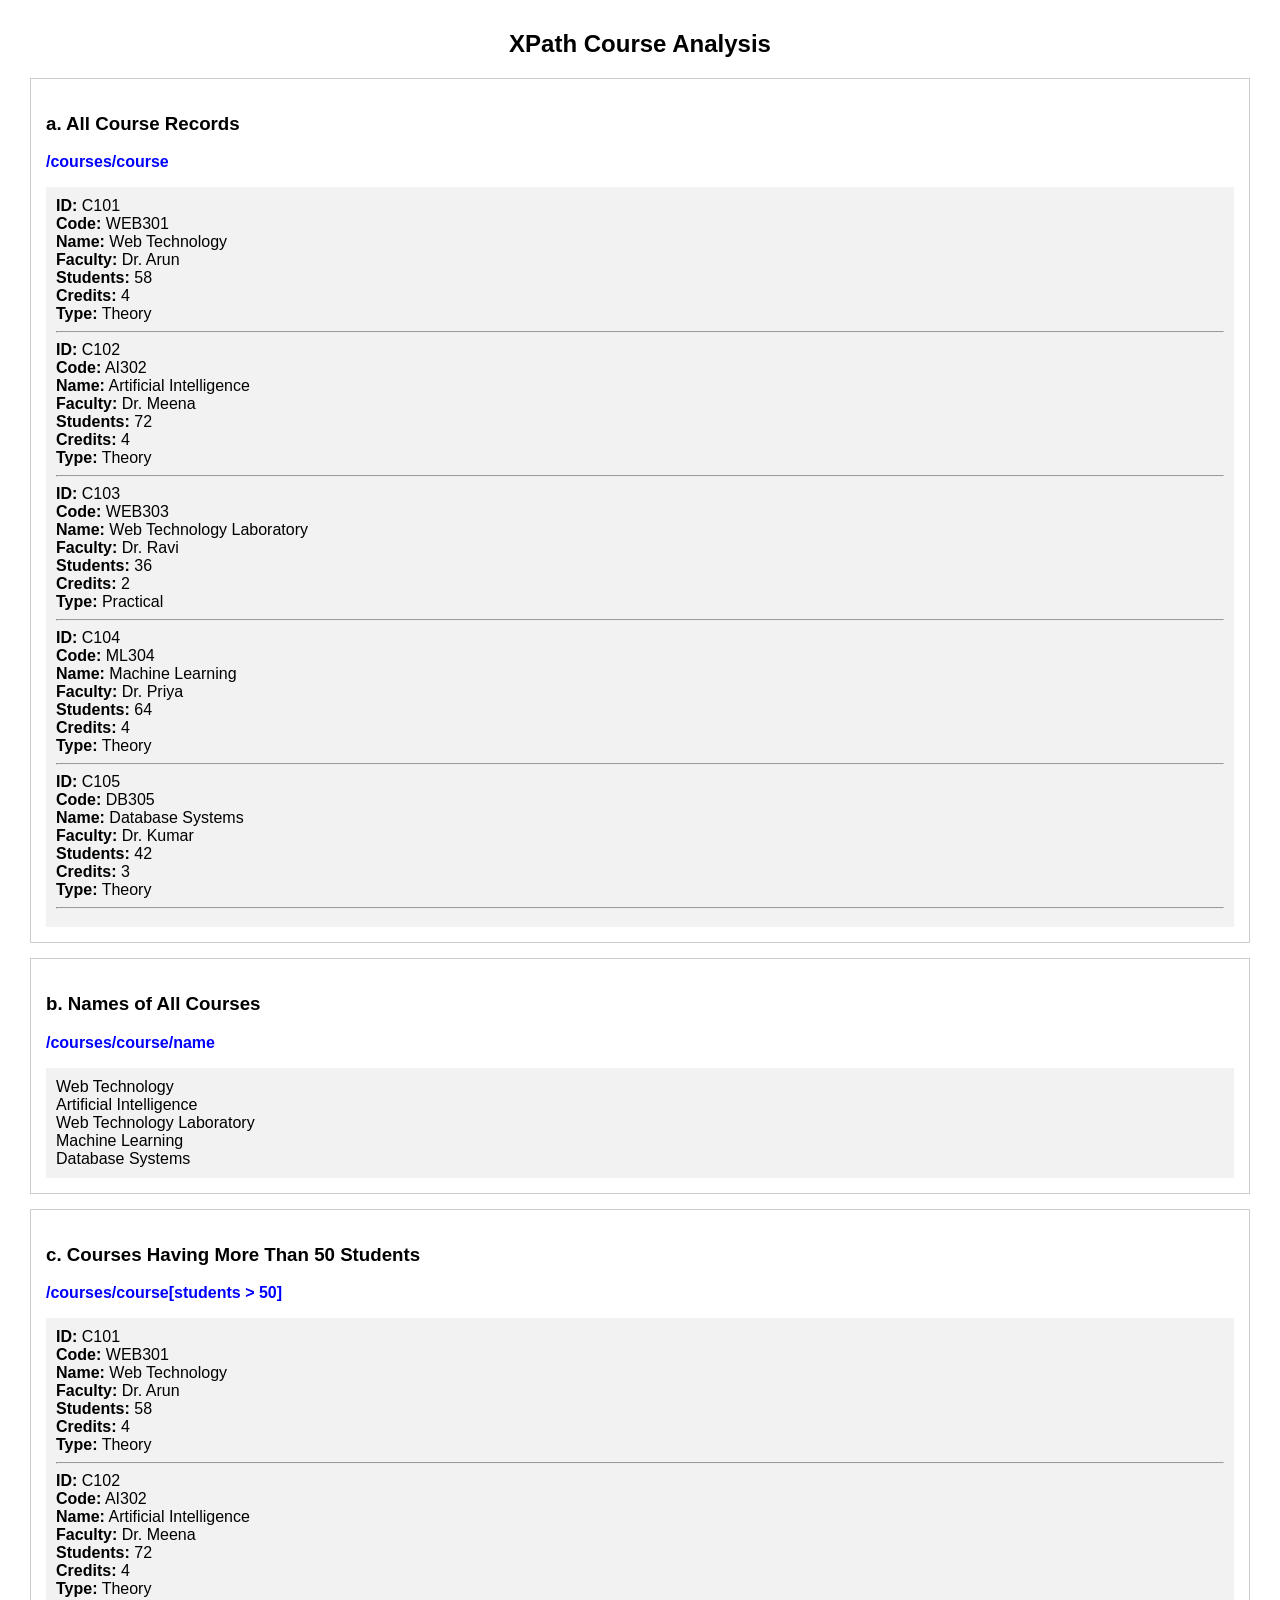
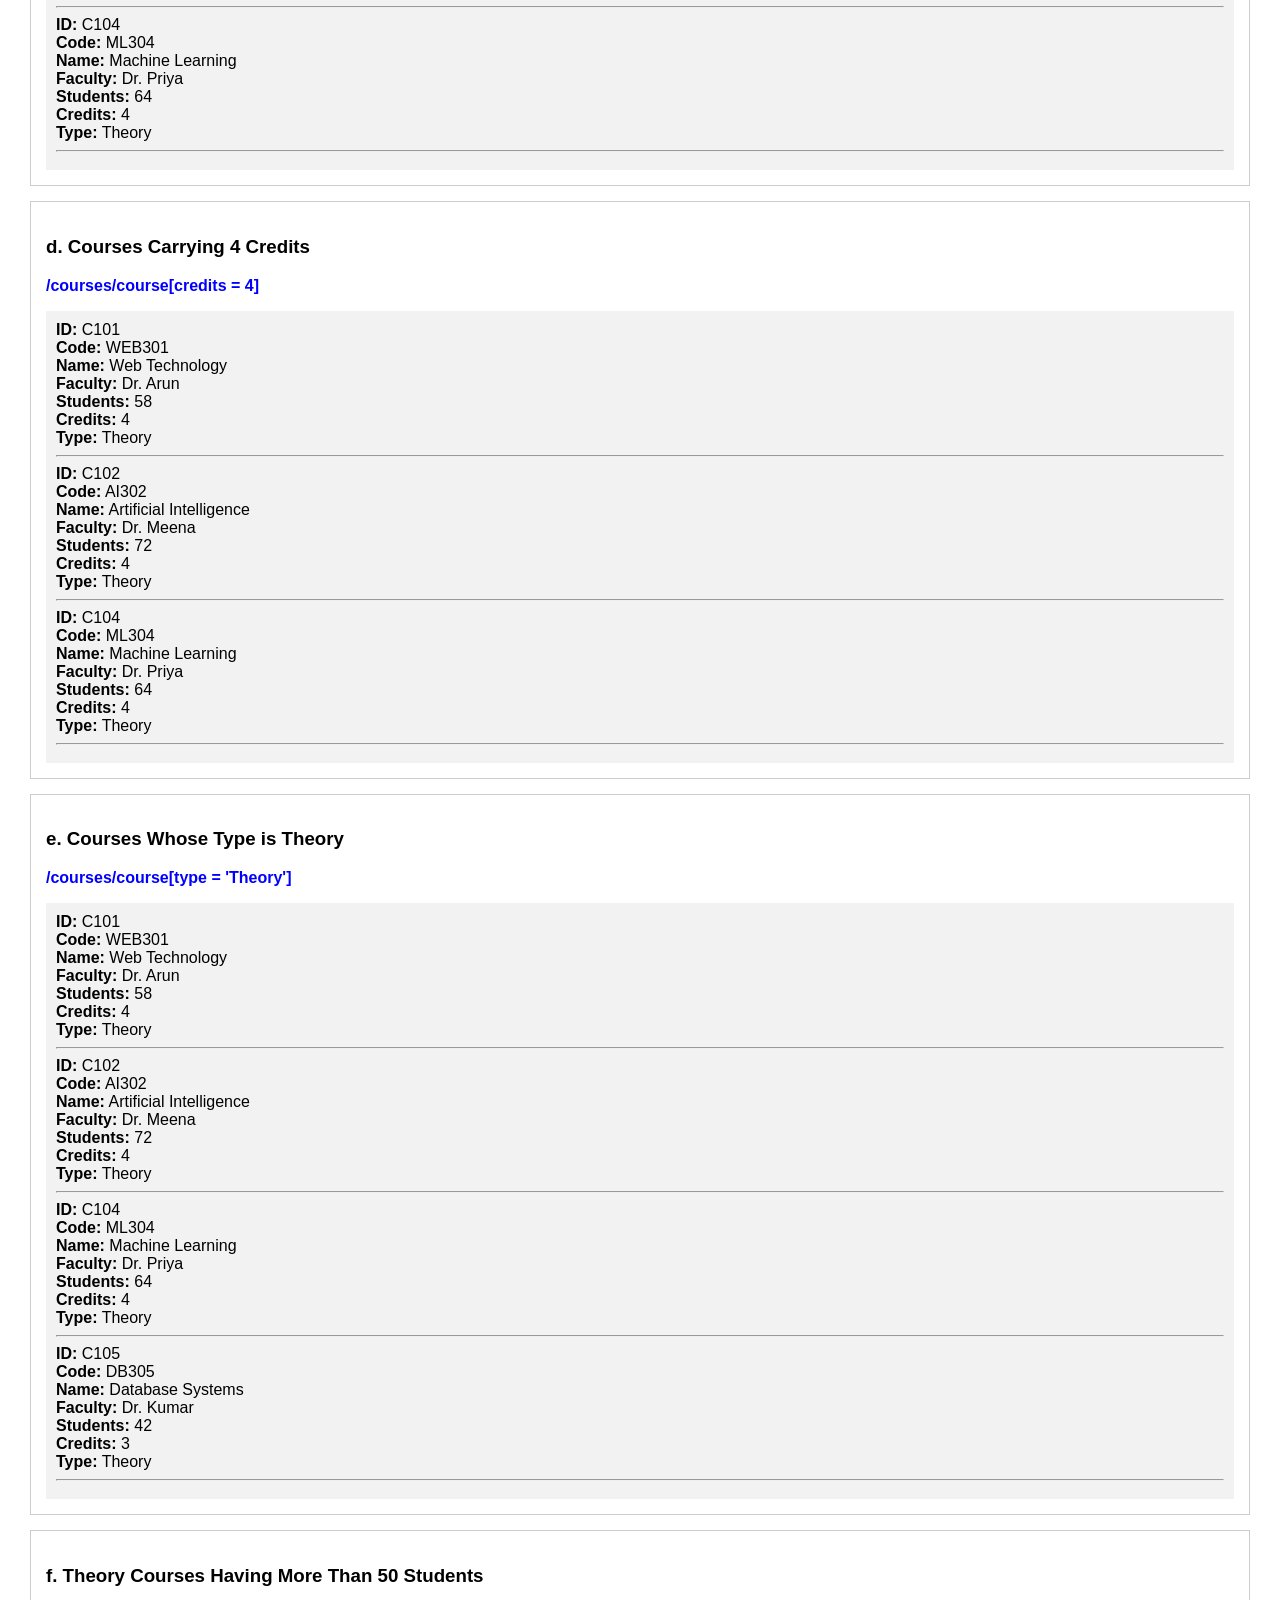
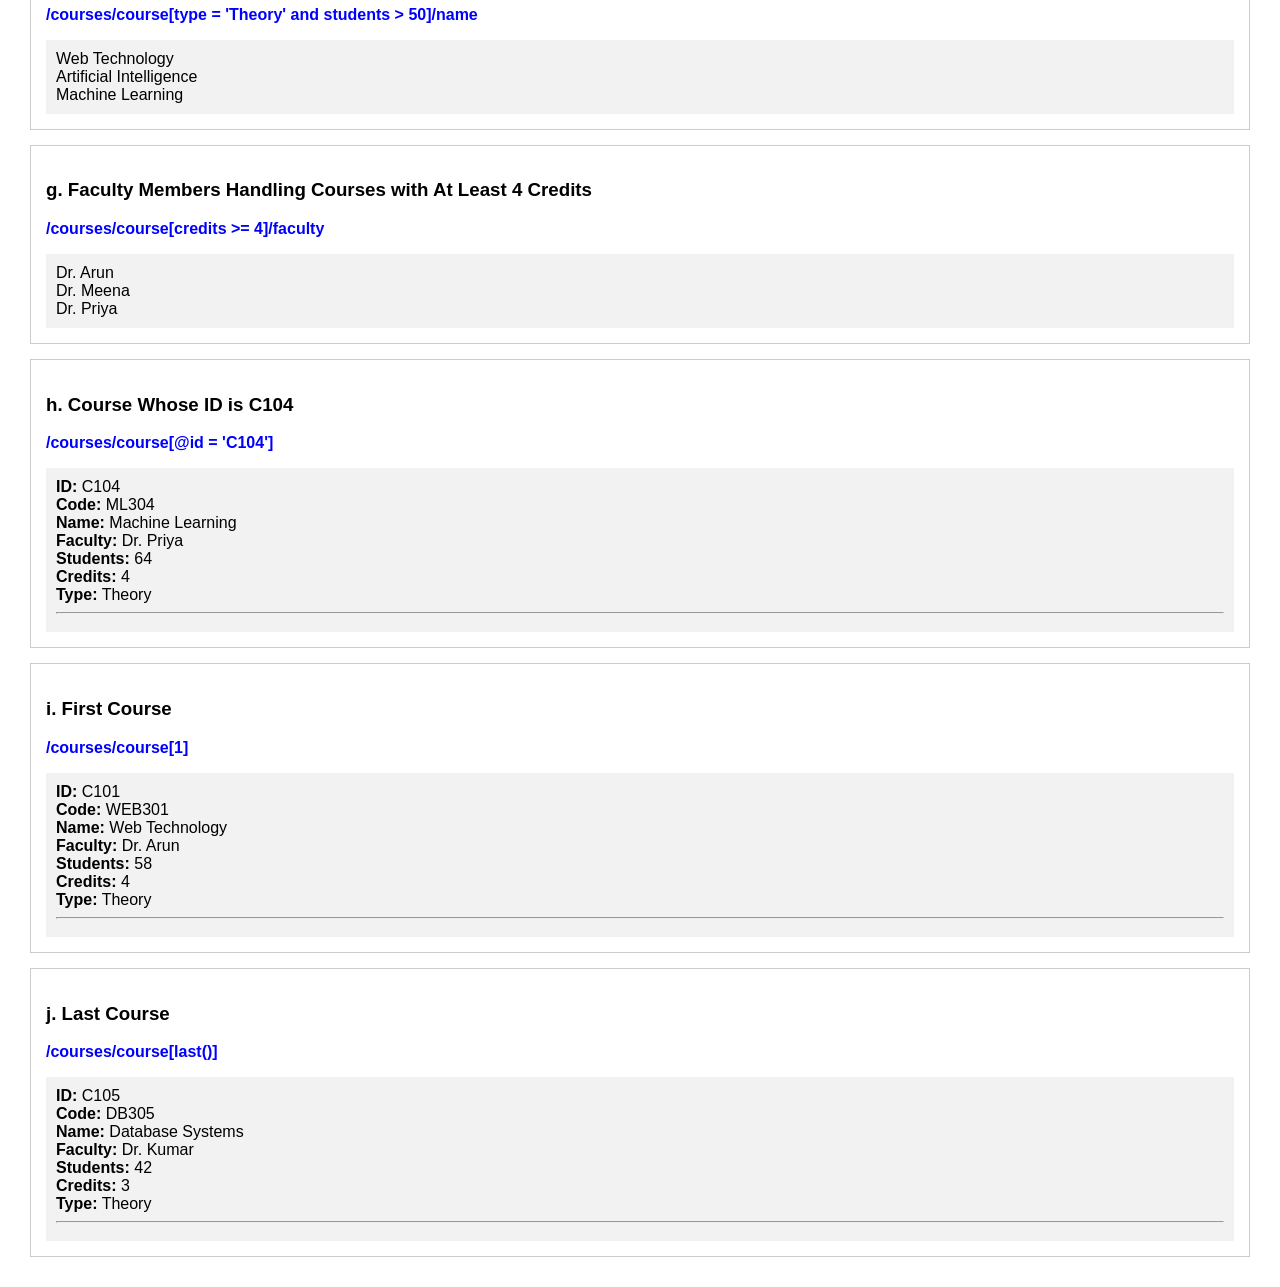
<file: CO4-AT1 XML_Course_Analysis/xpath-output.html>
<!DOCTYPE html>
<html>
<head>
    <title>XPath Course Analysis</title>

    <style>
        body {
            font-family: Arial;
            margin: 30px;
        }

        h2 {
            text-align: center;
        }

        .question {
            border: 1px solid #ccc;
            padding: 15px;
            margin: 15px 0;
        }

        .xpath {
            color: blue;
            font-weight: bold;
        }

        .output {
            margin-top: 10px;
            padding: 10px;
            background-color: #f2f2f2;
        }
    </style>
</head>

<body>

<h2>XPath Course Analysis</h2>

<div class="question">
    <h3>a. All Course Records</h3>
    <p class="xpath">/courses/course</p>
    <div id="a" class="output"></div>
</div>

<div class="question">
    <h3>b. Names of All Courses</h3>
    <p class="xpath">/courses/course/name</p>
    <div id="b" class="output"></div>
</div>

<div class="question">
    <h3>c. Courses Having More Than 50 Students</h3>
    <p class="xpath">/courses/course[students &gt; 50]</p>
    <div id="c" class="output"></div>
</div>

<div class="question">
    <h3>d. Courses Carrying 4 Credits</h3>
    <p class="xpath">/courses/course[credits = 4]</p>
    <div id="d" class="output"></div>
</div>

<div class="question">
    <h3>e. Courses Whose Type is Theory</h3>
    <p class="xpath">/courses/course[type = 'Theory']</p>
    <div id="e" class="output"></div>
</div>

<div class="question">
    <h3>f. Theory Courses Having More Than 50 Students</h3>
    <p class="xpath">/courses/course[type = 'Theory' and students &gt; 50]/name</p>
    <div id="f" class="output"></div>
</div>

<div class="question">
    <h3>g. Faculty Members Handling Courses with At Least 4 Credits</h3>
    <p class="xpath">/courses/course[credits &gt;= 4]/faculty</p>
    <div id="g" class="output"></div>
</div>

<div class="question">
    <h3>h. Course Whose ID is C104</h3>
    <p class="xpath">/courses/course[@id = 'C104']</p>
    <div id="h" class="output"></div>
</div>

<div class="question">
    <h3>i. First Course</h3>
    <p class="xpath">/courses/course[1]</p>
    <div id="i" class="output"></div>
</div>

<div class="question">
    <h3>j. Last Course</h3>
    <p class="xpath">/courses/course[last()]</p>
    <div id="j" class="output"></div>
</div>

<script>

const xml = `
<courses>

<course id="C101">
<code>WEB301</code>
<name>Web Technology</name>
<faculty>Dr. Arun</faculty>
<students>58</students>
<credits>4</credits>
<type>Theory</type>
</course>

<course id="C102">
<code>AI302</code>
<name>Artificial Intelligence</name>
<faculty>Dr. Meena</faculty>
<students>72</students>
<credits>4</credits>
<type>Theory</type>
</course>

<course id="C103">
<code>WEB303</code>
<name>Web Technology Laboratory</name>
<faculty>Dr. Ravi</faculty>
<students>36</students>
<credits>2</credits>
<type>Practical</type>
</course>

<course id="C104">
<code>ML304</code>
<name>Machine Learning</name>
<faculty>Dr. Priya</faculty>
<students>64</students>
<credits>4</credits>
<type>Theory</type>
</course>

<course id="C105">
<code>DB305</code>
<name>Database Systems</name>
<faculty>Dr. Kumar</faculty>
<students>42</students>
<credits>3</credits>
<type>Theory</type>
</course>

</courses>
`;

const parser = new DOMParser();
const xmlDoc = parser.parseFromString(xml, "text/xml");

function getResult(expression) {

    const result = document.evaluate(
        expression,
        xmlDoc,
        null,
        XPathResult.ORDERED_NODE_SNAPSHOT_TYPE,
        null
    );

    let output = "";

    for (let i = 0; i < result.snapshotLength; i++) {

        let node = result.snapshotItem(i);

        if (node.tagName === "course") {

            output += "<b>ID:</b> " + node.getAttribute("id") + "<br>";
            output += "<b>Code:</b> " + node.getElementsByTagName("code")[0].textContent + "<br>";
            output += "<b>Name:</b> " + node.getElementsByTagName("name")[0].textContent + "<br>";
            output += "<b>Faculty:</b> " + node.getElementsByTagName("faculty")[0].textContent + "<br>";
            output += "<b>Students:</b> " + node.getElementsByTagName("students")[0].textContent + "<br>";
            output += "<b>Credits:</b> " + node.getElementsByTagName("credits")[0].textContent + "<br>";
            output += "<b>Type:</b> " + node.getElementsByTagName("type")[0].textContent + "<br><hr>";

        } else {

            output += node.textContent + "<br>";

        }
    }

    return output;
}

document.getElementById("a").innerHTML =
    getResult("/courses/course");

document.getElementById("b").innerHTML =
    getResult("/courses/course/name");

document.getElementById("c").innerHTML =
    getResult("/courses/course[students > 50]");

document.getElementById("d").innerHTML =
    getResult("/courses/course[credits = 4]");

document.getElementById("e").innerHTML =
    getResult("/courses/course[type = 'Theory']");

document.getElementById("f").innerHTML =
    getResult("/courses/course[type = 'Theory' and students > 50]/name");

document.getElementById("g").innerHTML =
    getResult("/courses/course[credits >= 4]/faculty");

document.getElementById("h").innerHTML =
    getResult("/courses/course[@id = 'C104']");

document.getElementById("i").innerHTML =
    getResult("/courses/course[1]");

document.getElementById("j").innerHTML =
    getResult("/courses/course[last()]");

</script>

</body>
</html>
</file>
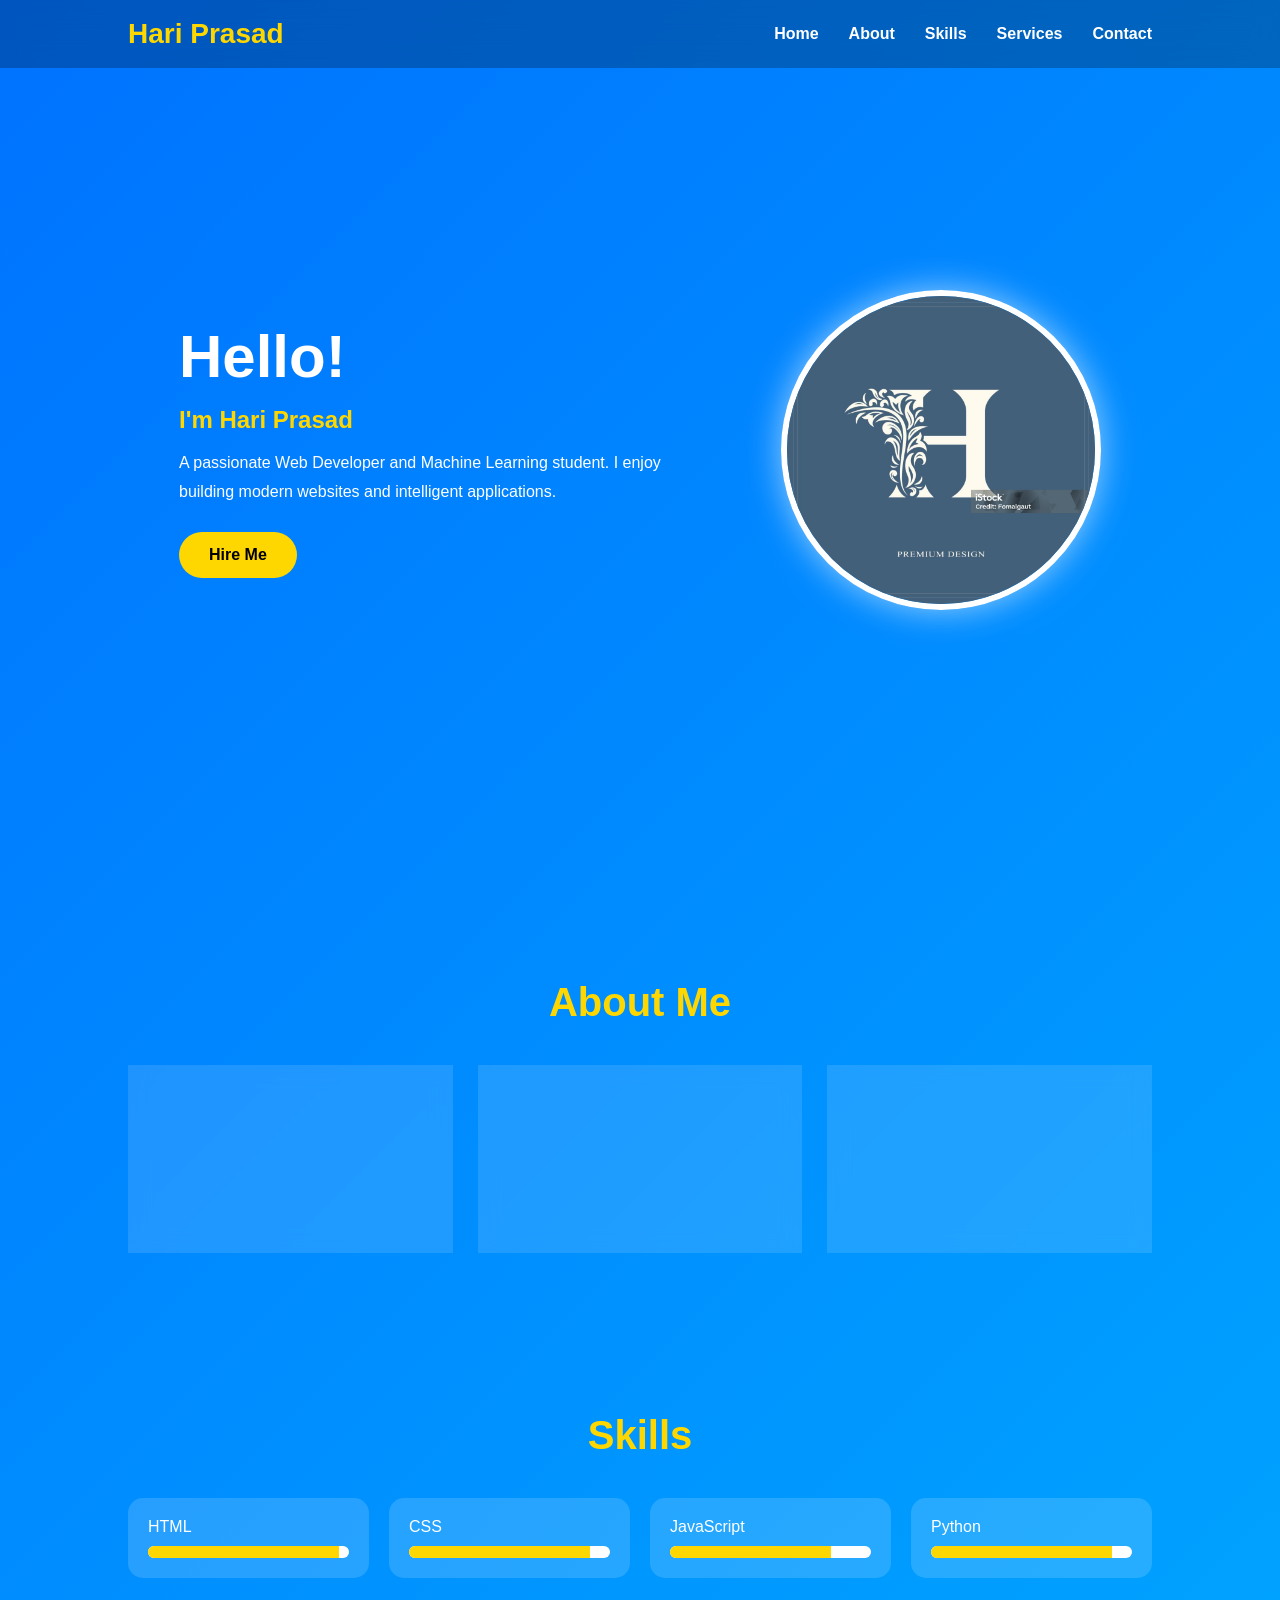
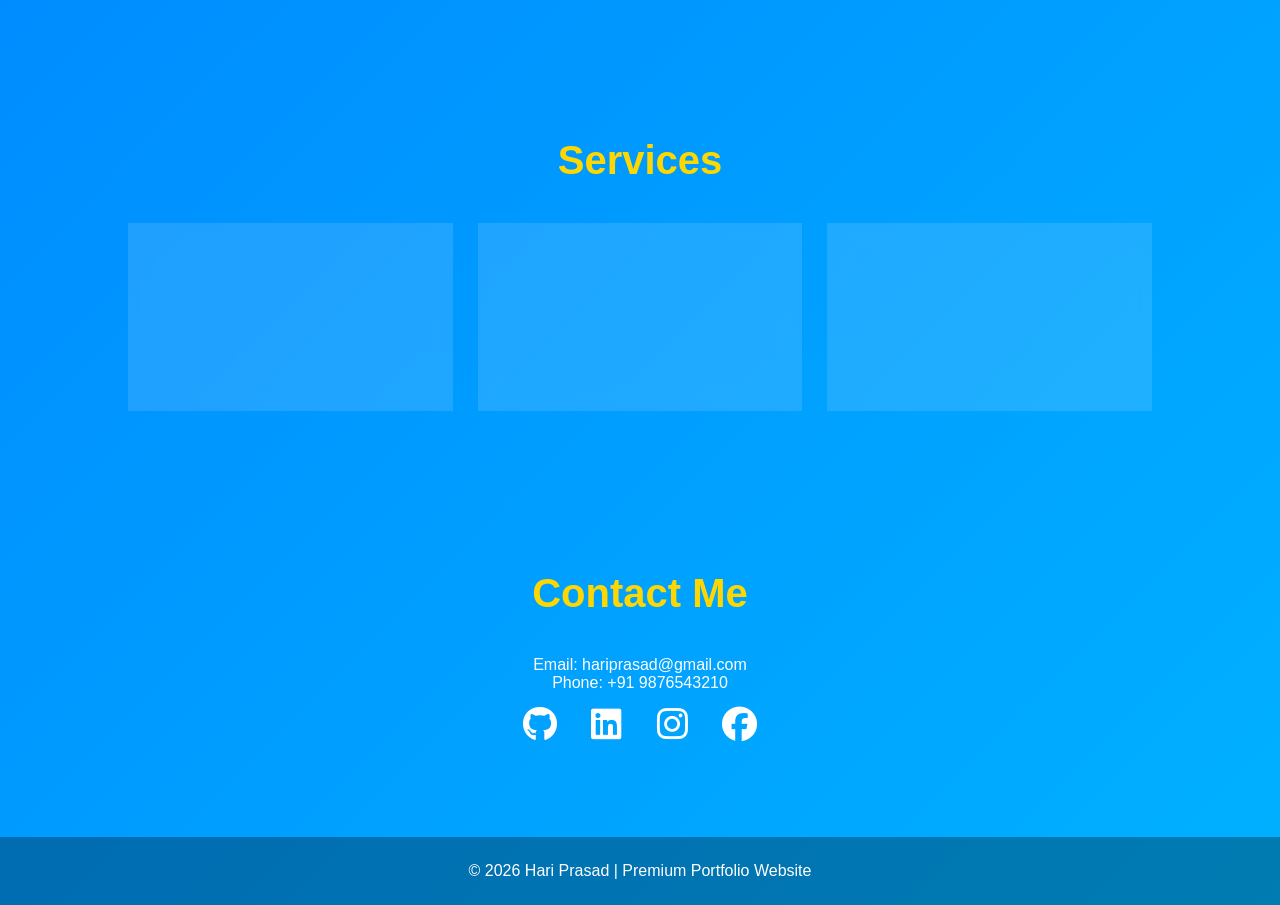
<file: ITA0202-CO1 Exp/Exp 1/CO1-AT1-exp1.html>
<!DOCTYPE html>
<html lang="en">
<head>
<meta charset="UTF-8">
<meta name="viewport" content="width=device-width, initial-scale=1.0">
<title>Hari Prasad | Portfolio</title>

<link rel="stylesheet"
href="https://cdnjs.cloudflare.com/ajax/libs/font-awesome/6.5.2/css/all.min.css">

<style>

*{
    margin:0;
    padding:0;
    box-sizing:border-box;
    font-family:Segoe UI, sans-serif;
}

html{
    scroll-behavior:smooth;
}

body{
    background:linear-gradient(-45deg,#1d2671,#c33764,#00c6ff,#0072ff);
    background-size:400% 400%;
    animation:bg 12s ease infinite;
    color:white;
}

@keyframes bg{
    0%{background-position:0% 50%;}
    50%{background-position:100% 50%;}
    100%{background-position:0% 50%;}
}

/* Navigation */

nav{
    position:fixed;
    width:100%;
    top:0;
    display:flex;
    justify-content:space-between;
    align-items:center;
    padding:18px 10%;
    background:rgba(0,0,0,.25);
    backdrop-filter:blur(12px);
    z-index:1000;
}

.logo{
    font-size:28px;
    font-weight:bold;
    color:#FFD700;
}

nav ul{
    display:flex;
    list-style:none;
}

nav ul li{
    margin-left:30px;
}

nav ul li a{
    text-decoration:none;
    color:white;
    font-weight:bold;
    transition:.3s;
}

nav ul li a:hover{
    color:#FFD700;
}

/* Hero */

.hero{
    height:100vh;
    display:flex;
    justify-content:space-around;
    align-items:center;
    padding:100px 10%;
}

.hero-text h1{
    font-size:60px;
}

.hero-text h2{
    margin:15px 0;
    color:#FFD700;
}

.hero-text p{
    max-width:500px;
    line-height:1.8;
}

.btn{
    display:inline-block;
    margin-top:25px;
    padding:14px 30px;
    background:#FFD700;
    color:black;
    text-decoration:none;
    border-radius:30px;
    font-weight:bold;
    transition:.3s;
}

.btn:hover{
    transform:scale(1.08);
}

.hero img{
    width:320px;
    height:320px;
    border-radius:50%;
    border:6px solid white;
    object-fit:cover;
    box-shadow:0 0 35px rgba(255,255,255,.6);
    animation:float 3s ease-in-out infinite;
}

@keyframes float{
    50%{
        transform:translateY(-15px);
    }
}

/* Sections */

section{
    padding:80px 10%;
}

.title{
    text-align:center;
    font-size:40px;
    margin-bottom:40px;
    color:#FFD700;
}

.cards{
    display:grid;
    grid-template-columns:repeat(auto-fit,minmax(250px,1fr));
    gap:25px;
}

.card{
    background:rgba(255,255,255,.12);
    backdrop-filter:blur(10px);
    border-radius:20px;
    padding:30px;
    text-align:center;
    transition:.4s;
}

.card:hover{
    transform:translateY(-10px);
    background:rgba(255,255,255,.22);
}

.card i{
    font-size:50px;
    color:#FFD700;
    margin-bottom:20px;
}

/* Skills */

.skills{
    display:grid;
    grid-template-columns:repeat(auto-fit,minmax(220px,1fr));
    gap:20px;
}

.skill{
    background:rgba(255,255,255,.15);
    padding:20px;
    border-radius:15px;
}

.progress{
    background:#fff;
    border-radius:20px;
    overflow:hidden;
    margin-top:10px;
}

.progress div{
    height:12px;
    background:#FFD700;
}

/* Contact */

.contact{
    text-align:center;
}

.contact i{
    font-size:35px;
    margin:15px;
    transition:.3s;
    cursor:pointer;
}

.contact i:hover{
    color:#FFD700;
    transform:scale(1.2);
}

footer{
    padding:25px;
    text-align:center;
    background:rgba(0,0,0,.3);
}

</style>
</head>

<body>

<nav>
<div class="logo">Hari Prasad</div>

<ul>
<li><a href="#home">Home</a></li>
<li><a href="#about">About</a></li>
<li><a href="#skills">Skills</a></li>
<li><a href="#services">Services</a></li>
<li><a href="#contact">Contact</a></li>
</ul>

</nav>

<section class="hero" id="home">

<div class="hero-text">

<h1>Hello!</h1>

<h2>I'm Hari Prasad</h2>

<p>
A passionate Web Developer and Machine Learning student.
I enjoy building modern websites and intelligent applications.
</p>

<a href="#contact" class="btn">Hire Me</a>

</div>

<img src="profile.jpg" alt="Profile">

</section>

<section id="about">

<h2 class="title">About Me</h2>

<div class="cards">

<div class="card">
<i class="fa-solid fa-user"></i>
<h3>Student</h3>
<p>Learning Web Technology, Python and Machine Learning.</p>
</div>

<div class="card">
<i class="fa-solid fa-code"></i>
<h3>Developer</h3>
<p>Creating responsive websites using HTML, CSS and JavaScript.</p>
</div>

<div class="card">
<i class="fa-solid fa-lightbulb"></i>
<h3>Creative</h3>
<p>Always exploring new technologies and innovative ideas.</p>
</div>

</div>

</section>

<section id="skills">

<h2 class="title">Skills</h2>

<div class="skills">

<div class="skill">
HTML
<div class="progress"><div style="width:95%"></div></div>
</div>

<div class="skill">
CSS
<div class="progress"><div style="width:90%"></div></div>
</div>

<div class="skill">
JavaScript
<div class="progress"><div style="width:80%"></div></div>
</div>

<div class="skill">
Python
<div class="progress"><div style="width:90%"></div></div>
</div>

</div>

</section>

<section id="services">

<h2 class="title">Services</h2>

<div class="cards">

<div class="card">
<i class="fa-solid fa-laptop-code"></i>
<h3>Web Design</h3>
<p>Beautiful and responsive websites.</p>
</div>

<div class="card">
<i class="fa-solid fa-mobile-screen-button"></i>
<h3>Responsive UI</h3>
<p>Works perfectly on desktop and mobile.</p>
</div>

<div class="card">
<i class="fa-solid fa-brain"></i>
<h3>Machine Learning</h3>
<p>AI and ML project development.</p>
</div>

</div>

</section>

<section id="contact">

<h2 class="title">Contact Me</h2>

<div class="contact">

<p>Email: hariprasad@gmail.com</p>

<p>Phone: +91 9876543210</p>

<i class="fab fa-github"></i>
<i class="fab fa-linkedin"></i>
<i class="fab fa-instagram"></i>
<i class="fab fa-facebook"></i>

</div>

</section>

<footer>
© 2026 Hari Prasad | Premium Portfolio Website
</footer>

</body>
</html>
</file>
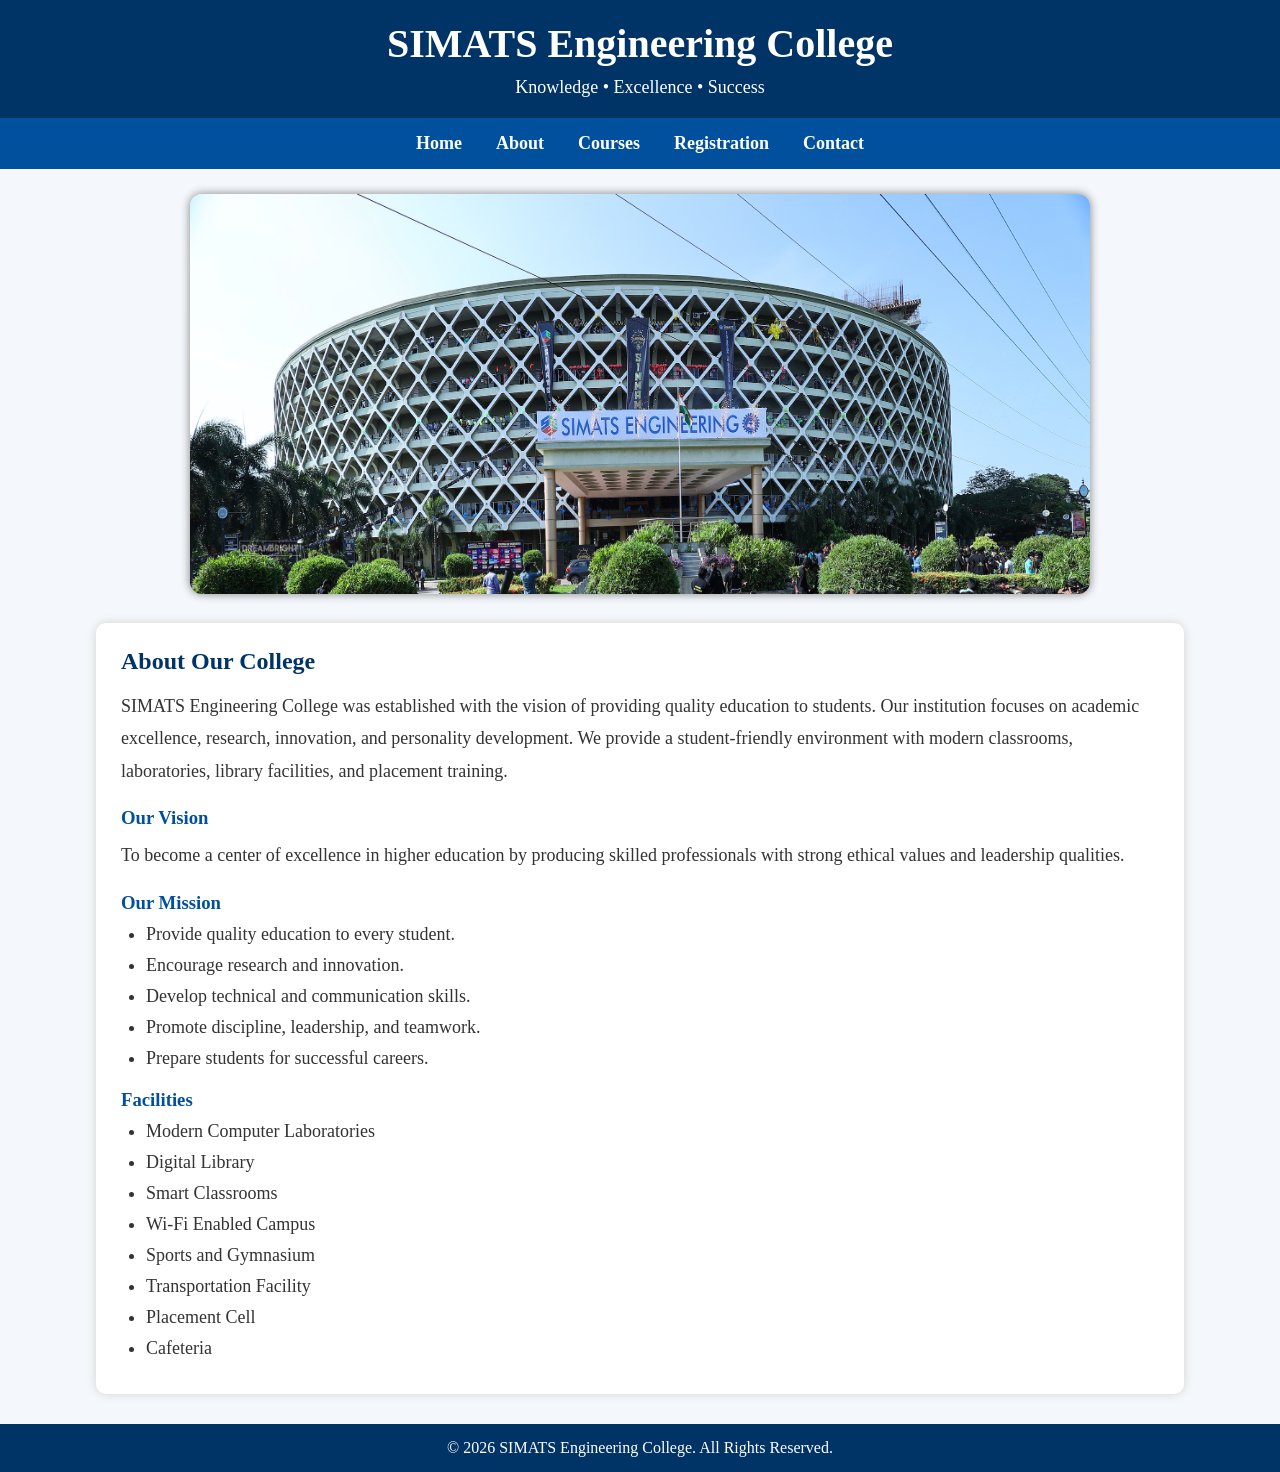
<file: ITA0202-CO1 Exp/Exp 10/about.html>
<!DOCTYPE html>
<html lang="en">
<head>
    <meta charset="UTF-8">
    <meta name="viewport" content="width=device-width, initial-scale=1.0">
    <title>SIMATS Engineering College - About</title>
    <link rel="stylesheet" href="style.css">
</head>
<body>

<header>
    <h1>SIMATS Engineering College</h1>
    <p>Knowledge • Excellence • Success</p>
</header>

<nav>
    <a href="index.html">Home</a>
    <a href="about.html">About</a>
    <a href="courses.html">Courses</a>
    <a href="registration.html">Registration</a>
    <a href="contact.html">Contact</a>
</nav>

<section class="hero">
    <img src="images/college.jpg" alt="ABC College Campus">
</section>

<section class="content">

    <h2>About Our College</h2>

    <p>
        SIMATS Engineering College was established with the vision of providing quality
        education to students. Our institution focuses on academic excellence,
        research, innovation, and personality development. We provide a
        student-friendly environment with modern classrooms, laboratories,
        library facilities, and placement training.
    </p>

    <h3>Our Vision</h3>

    <p>
        To become a center of excellence in higher education by producing
        skilled professionals with strong ethical values and leadership qualities.
    </p>

    <h3>Our Mission</h3>

    <ul>
        <li>Provide quality education to every student.</li>
        <li>Encourage research and innovation.</li>
        <li>Develop technical and communication skills.</li>
        <li>Promote discipline, leadership, and teamwork.</li>
        <li>Prepare students for successful careers.</li>
    </ul>

    <h3>Facilities</h3>

    <ul>
        <li>Modern Computer Laboratories</li>
        <li>Digital Library</li>
        <li>Smart Classrooms</li>
        <li>Wi-Fi Enabled Campus</li>
        <li>Sports and Gymnasium</li>
        <li>Transportation Facility</li>
        <li>Placement Cell</li>
        <li>Cafeteria</li>
    </ul>

</section>

<footer>
    <p>&copy; 2026 SIMATS Engineering College. All Rights Reserved.</p>
</footer>

</body>
</html>
</file>
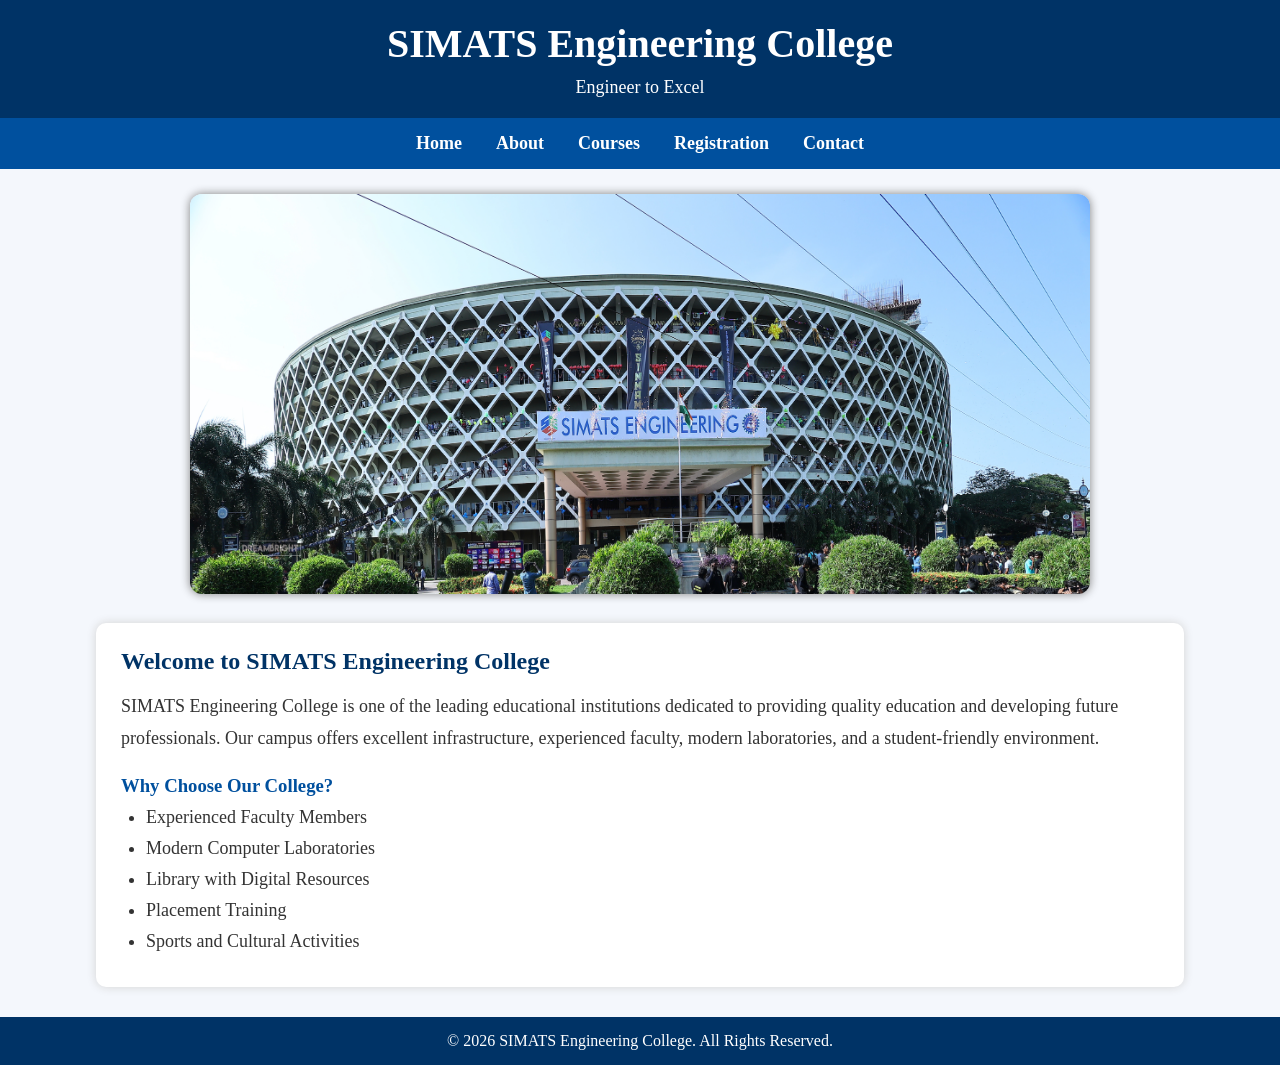
<file: ITA0202-CO1 Exp/Exp 10/CO1-AT1-exp10.html>
<!DOCTYPE html>
<html lang="en">
<head>
    <meta charset="UTF-8">
    <meta name="viewport" content="width=device-width, initial-scale=1.0">
    <title>SIMATS Engineering College - Home</title>
    <link rel="stylesheet" href="style.css">
</head>
<body>

<header>
    <h1>SIMATS Engineering College</h1>
    <p>Engineer to Excel</p>
</header>

<nav>
    <a href="index.html">Home</a>
    <a href="about.html">About</a>
    <a href="courses.html">Courses</a>
    <a href="registration.html">Registration</a>
    <a href="contact.html">Contact</a>
</nav>

<section class="hero">
    <img src="images/college.jpg" alt="College Campus">
</section>

<section class="content">
    <h2>Welcome to SIMATS Engineering College</h2>

    <p>
        SIMATS Engineering College is one of the leading educational institutions dedicated
        to providing quality education and developing future professionals.
        Our campus offers excellent infrastructure, experienced faculty,
        modern laboratories, and a student-friendly environment.
    </p>

    <h3>Why Choose Our College?</h3>

    <ul>
        <li>Experienced Faculty Members</li>
        <li>Modern Computer Laboratories</li>
        <li>Library with Digital Resources</li>
        <li>Placement Training</li>
        <li>Sports and Cultural Activities</li>
    </ul>

</section>

<footer>
    <p>&copy; 2026 SIMATS Engineering College. All Rights Reserved.</p>
</footer>

</body>
</html>
</file>
<file: University Event Portal/style.css>
/* General */

body{

margin:0;

font-family:Arial, sans-serif;

background:#f5f5f5;

}

/* Sticky Navigation */

header{

display:flex;

justify-content:space-between;

align-items:center;

background:#003366;

color:white;

padding:15px;

position:sticky;

top:0;

z-index:100;

}

nav ul{

display:flex;

list-style:none;

}

nav ul li{

margin:10px;

}

nav ul li a{

color:white;

text-decoration:none;

padding:8px;

transition:.3s;

}

nav ul li a:hover{

background:white;

color:#003366;

border-radius:5px;

}

/* Events */

.events{

padding:30px;

}

.event-container{

display:flex;

flex-wrap:wrap;

justify-content:center;

gap:20px;

}

.card{

width:250px;

padding:20px;

border:2px solid #333;

margin:10px;

background:white;

border-radius:10px;

box-shadow:0px 5px 10px gray;

position:relative;

transition:.3s;

overflow:hidden;

}

.card:hover{

transform:scale(1.05);

cursor:pointer;

}

.status{

position:absolute;

top:10px;

right:10px;

background:red;

color:white;

padding:5px;

border-radius:5px;

font-size:12px;

}

/* Form */

.form-section{

padding:30px;

background:white;

max-width:700px;

margin:auto;

}

form{

display:flex;

flex-direction:column;

}

input,select{

padding:10px;

margin:10px 0;

border-radius:5px;

border:1px solid gray;

}

input[type="submit"]{

background:#0066cc;

color:white;

cursor:pointer;

}

input[type="submit"]:hover{

background:#004488;

}

/* Attribute Selector */

input[type="email"]{

background:#fffff0;

}

/* Descendant Selector */

footer a{

color:yellow;

}

/* Child Selector */

nav > ul{

padding:0;

}

/* Group Selector */

h1,h2,h3{

text-shadow:1px 1px 2px gray;

}

/* Pseudo Element */

h2::after{

content:" ★";

color:gold;

}

/* Fixed Help Button */

.help{

position:fixed;

bottom:20px;

right:20px;

background:#ff5722;

color:white;

padding:15px;

border-radius:50%;

}

/* Responsive */

@media(max-width:768px){

header{

flex-direction:column;

}

nav ul{

flex-direction:column;

text-align:center;

}

.event-container{

flex-direction:column;

align-items:center;

}

form{

width:95%;

}

}
</file>
<file: ITA0202-CO1 Exp/Exp 10/style.css>
*{
    margin:0;
    padding:0;
    box-sizing:border-box;
    font-family:'Times New Roman', Times, sans-serif;
}

body{
    background:#f4f7fc;
    color:#333;
}

header{
    background:#003366;
    color:white;
    text-align:center;
    padding:20px;
}

header h1{
    font-size:40px;
}

header p{
    margin-top:10px;
    font-size:18px;
}

nav{
    background:#00509e;
    text-align:center;
    padding:15px;
}

nav a{
    color:white;
    text-decoration:none;
    margin:15px;
    font-size:18px;
    font-weight:bold;
    transition:0.3s;
}

nav a:hover{
    color:yellow;
}

.hero{
    text-align:center;
    margin:25px;
}

.hero img{
    width:80%;
    max-width:900px;
    height:400px;
    border-radius:12px;
    box-shadow:0 0 10px gray;
}

.content{
    width:85%;
    margin:auto;
    background:white;
    padding:25px;
    border-radius:10px;
    box-shadow:0 0 10px lightgray;
    margin-bottom:30px;
}

.content h2{
    color:#003366;
    margin-bottom:15px;
}

.content h3{
    color:#00509e;
    margin-top:20px;
    margin-bottom:10px;
}

.content p{
    font-size:18px;
    line-height:1.8;
}

.content ul{
    margin-left:25px;
    margin-top:10px;
}

.content li{
    margin-bottom:10px;
    font-size:18px;
}

table{
    width:100%;
    border-collapse:collapse;
    margin-top:20px;
}

table,th,td{
    border:1px solid #333;
}

th{
    background:#00509e;
    color:white;
    padding:12px;
}

td{
    padding:10px;
    text-align:center;
}

form{
    width:70%;
    margin:auto;
}

input,
select,
textarea{
    width:100%;
    padding:10px;
    margin:10px 0;
    border:1px solid #ccc;
    border-radius:5px;
    font-size:16px;
}

input[type="submit"]{
    background:#00509e;
    color:white;
    border:none;
    cursor:pointer;
    font-size:18px;
}

input[type="submit"]:hover{
    background:#003366;
}

iframe{
    width:100%;
    height:400px;
    border:3px solid #00509e;
    border-radius:10px;
}

footer{
    background:#003366;
    color:white;
    text-align:center;
    padding:15px;
    margin-top:30px;
}
</file>
